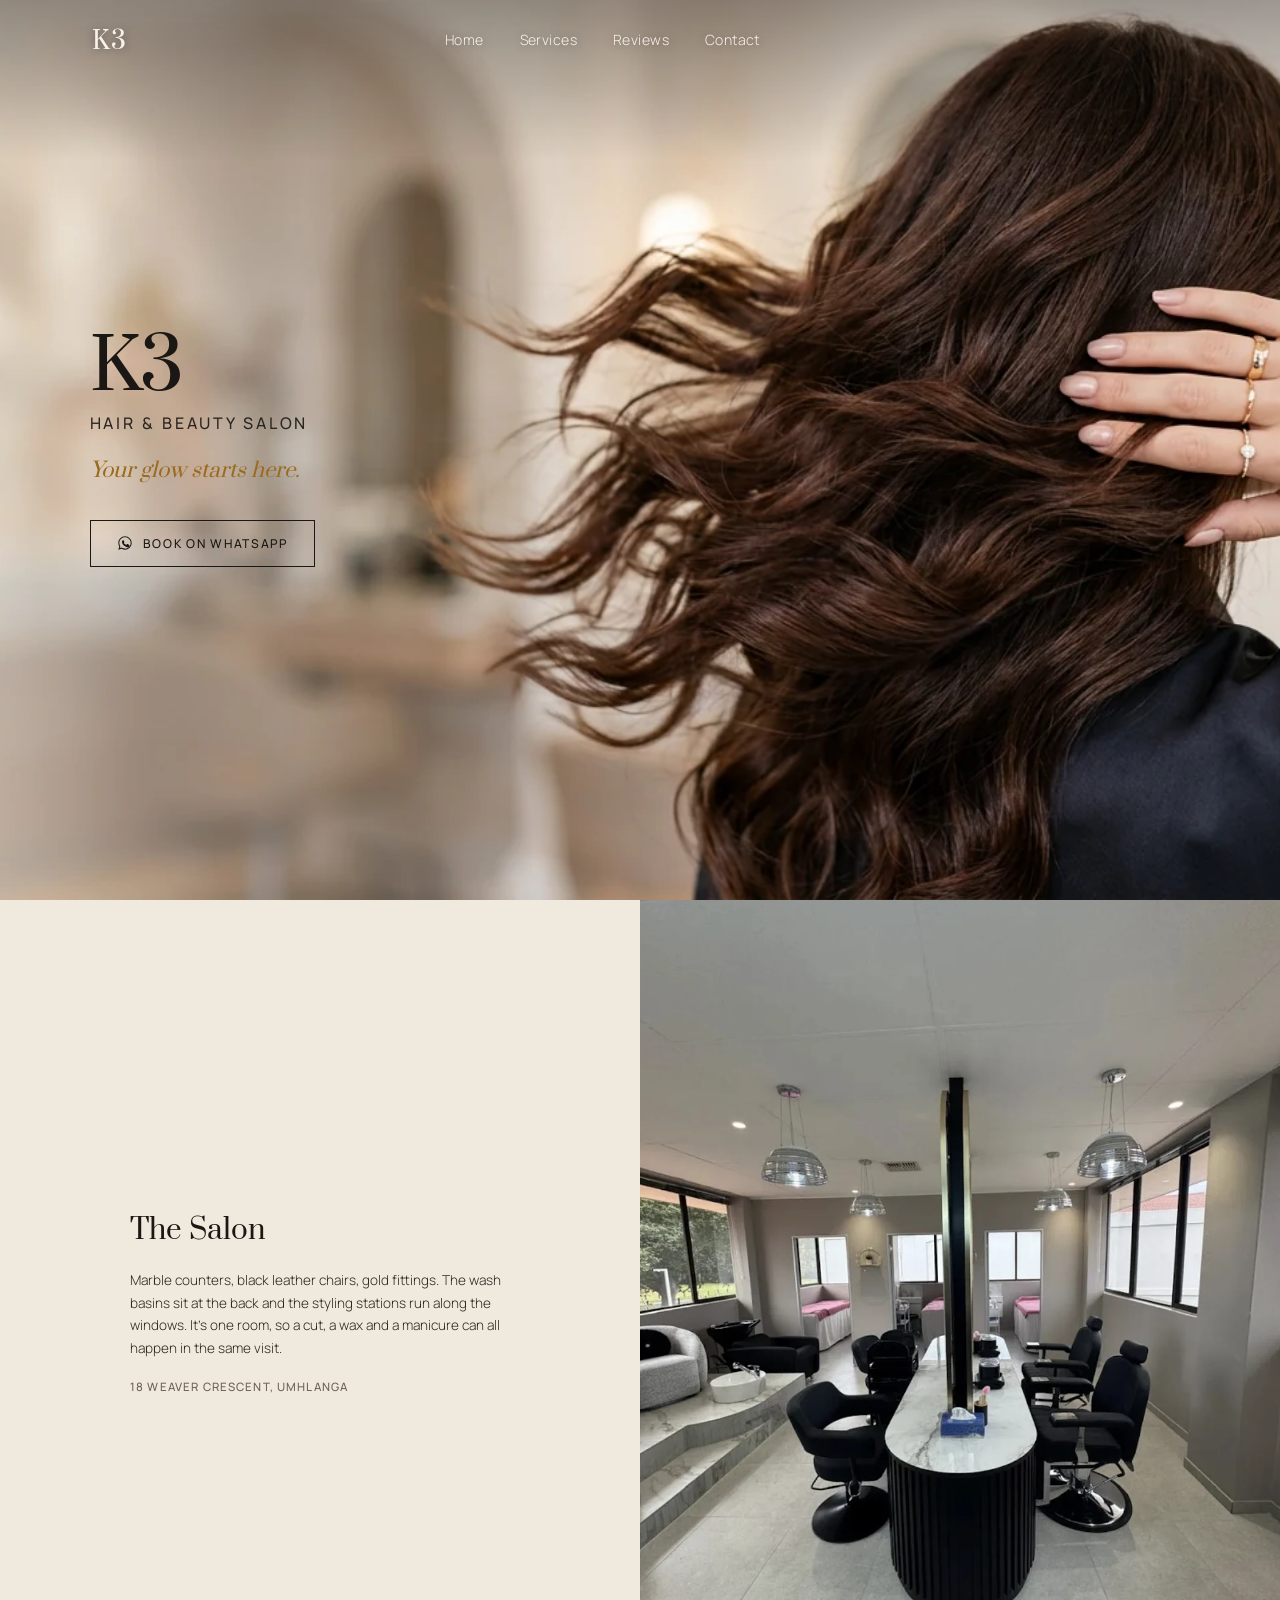
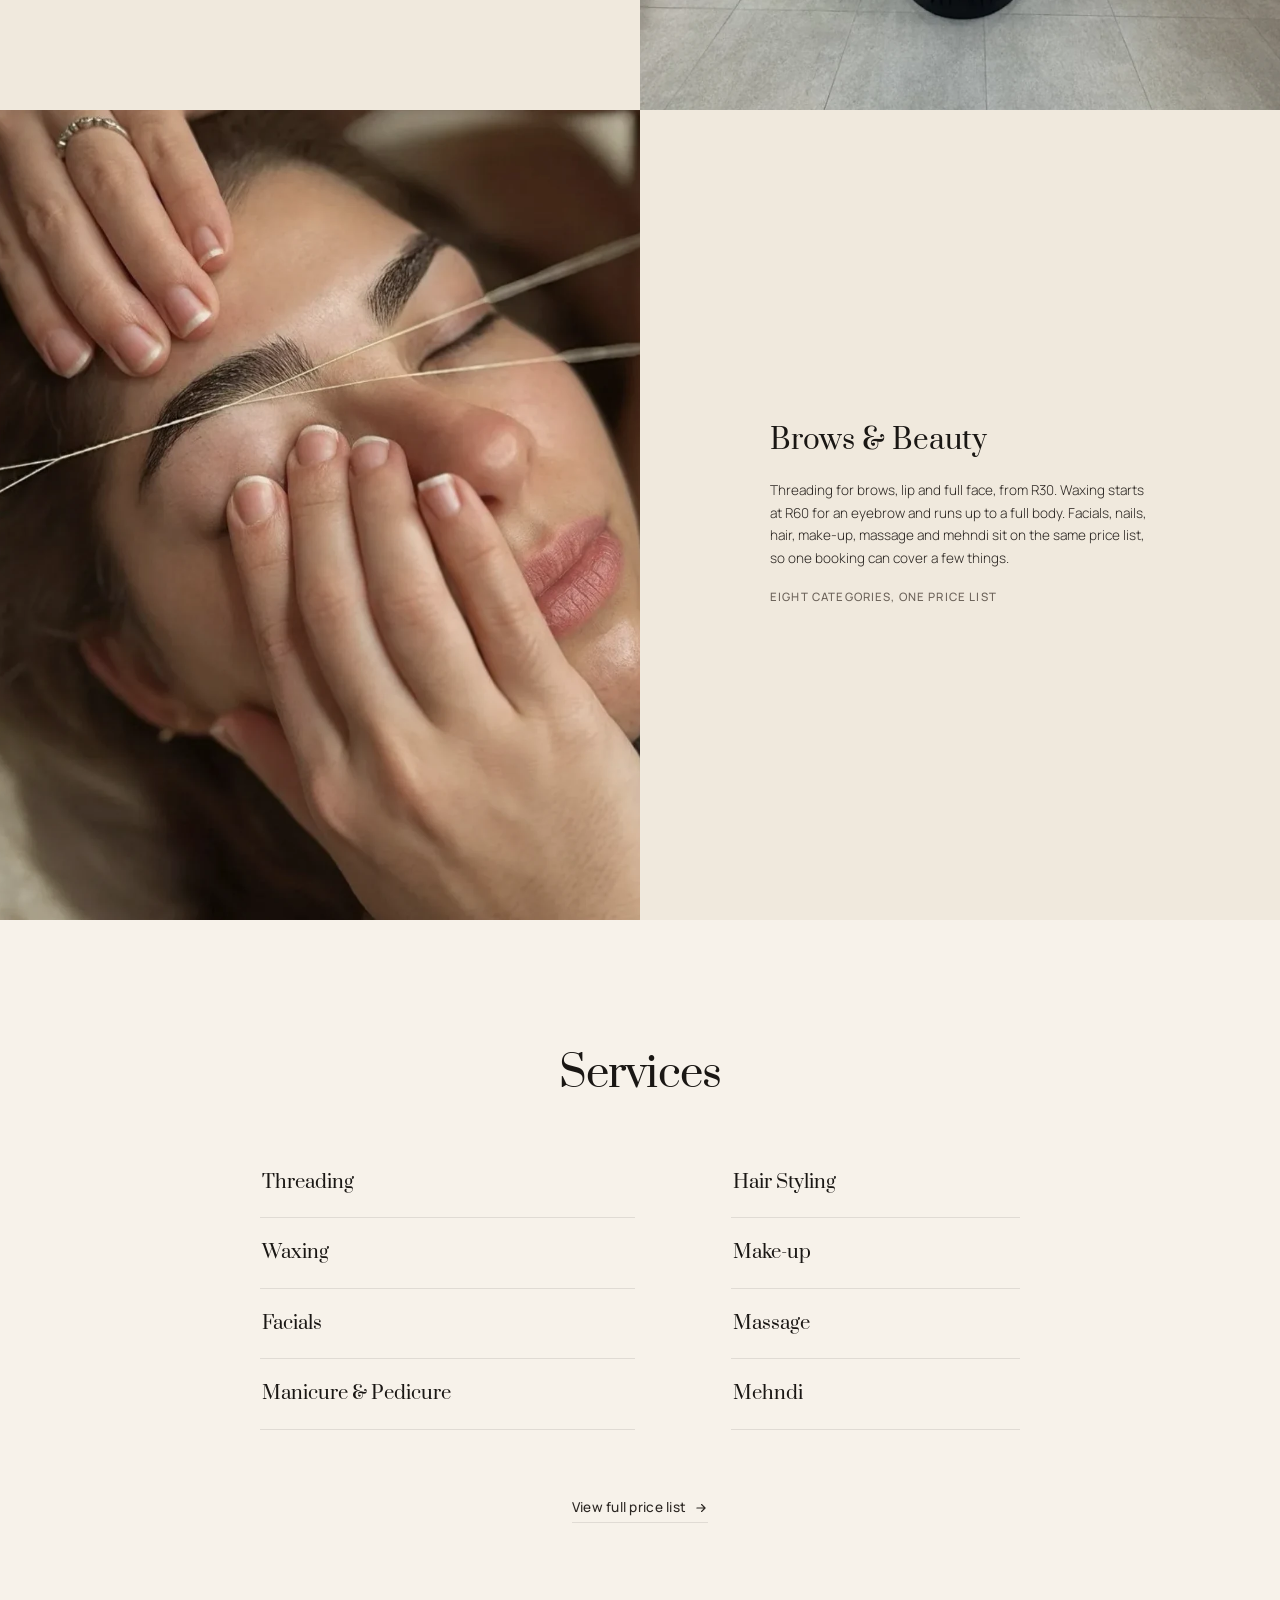
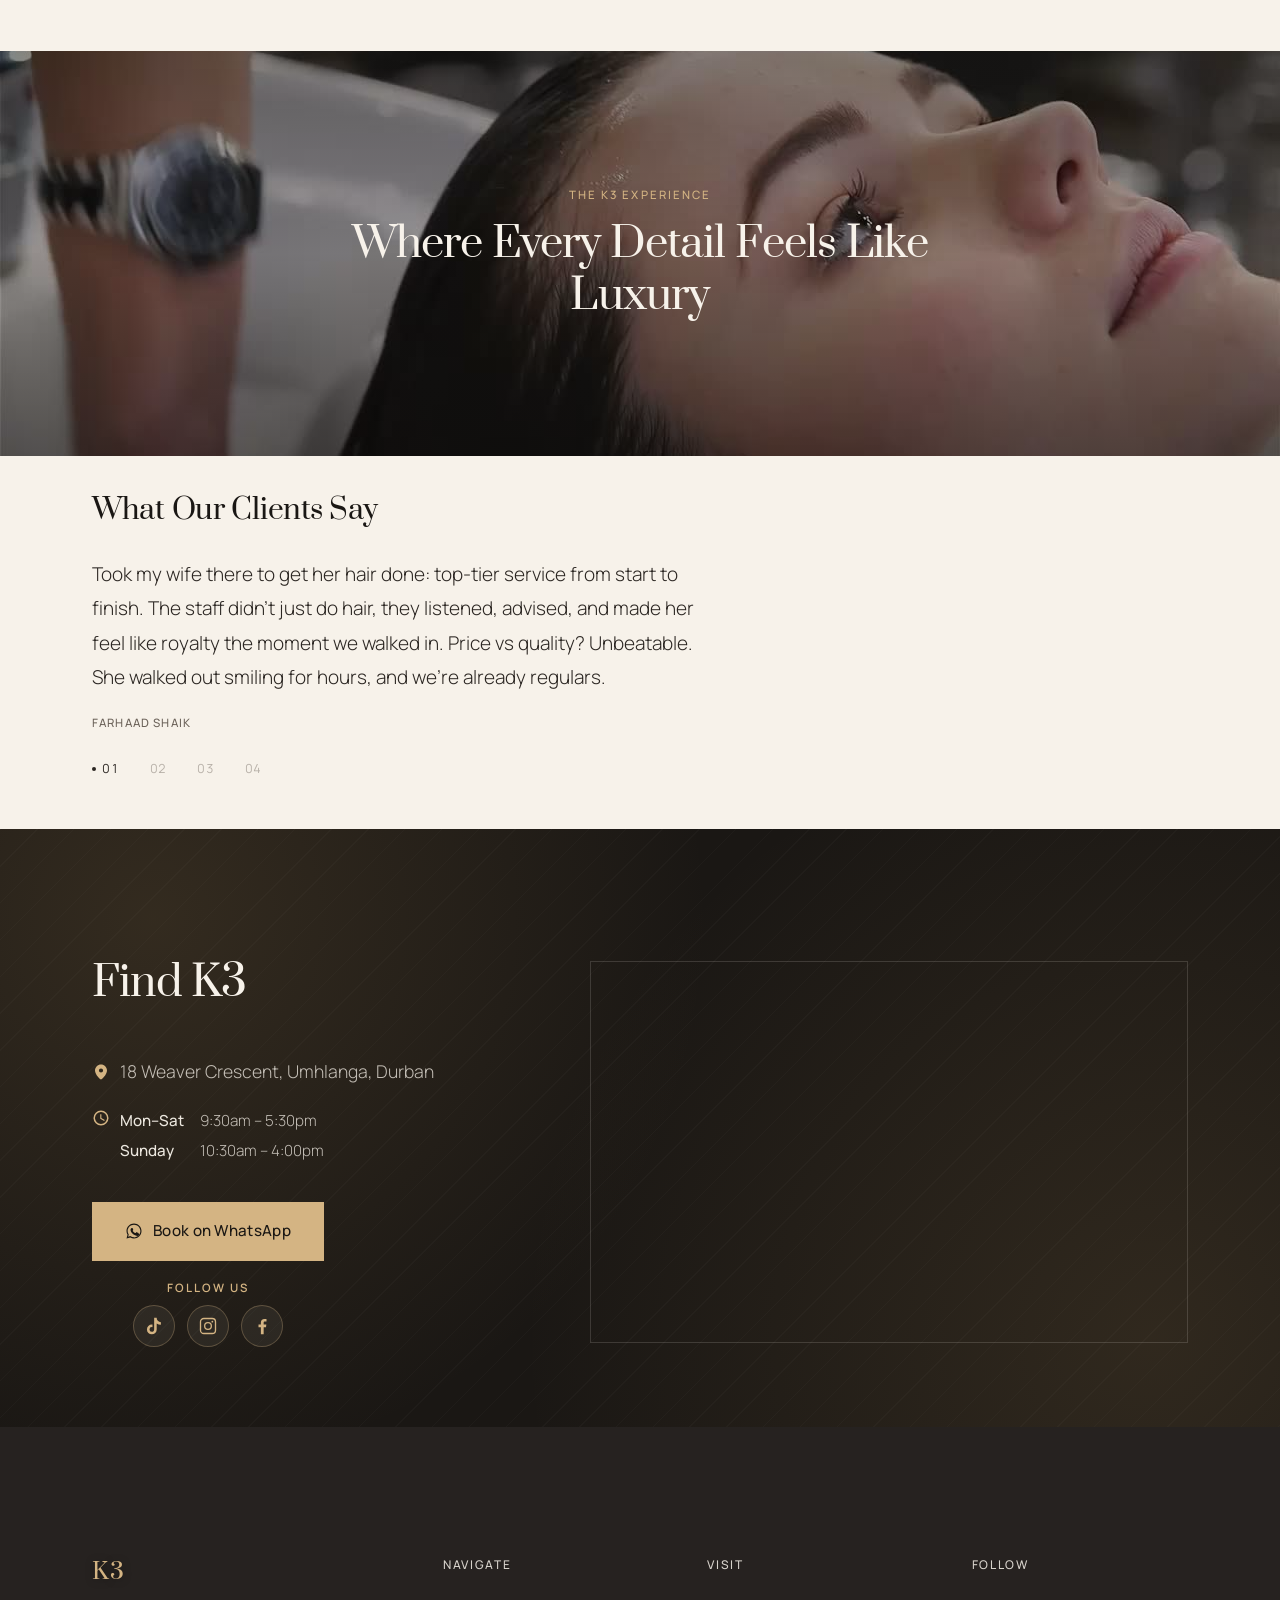
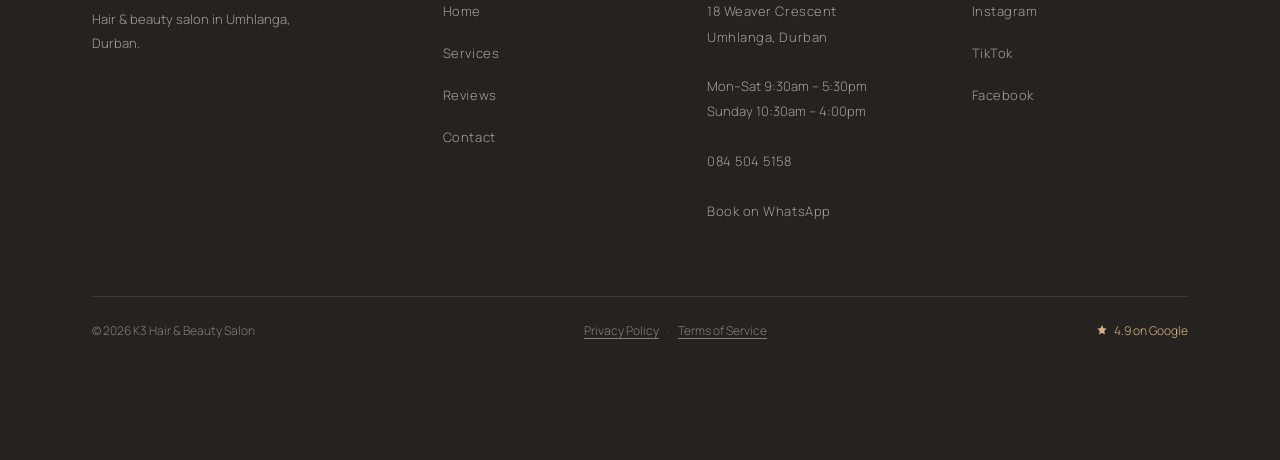
<file: index.html>
<!DOCTYPE html>
<html lang="en">
<head>
<meta charset="UTF-8">
<meta name="viewport" content="width=device-width, initial-scale=1.0">
<title>K3 Hair &amp; Beauty Salon | Umhlanga, Durban</title>
<meta name="description" content="K3 Hair &amp; Beauty Salon in Umhlanga, Durban. Threading, waxing, facials, nails, hair styling, make-up, massage and mehndi. Book on WhatsApp.">
<link rel="preconnect" href="https://fonts.googleapis.com">
<link rel="preconnect" href="https://fonts.gstatic.com" crossorigin>
<link href="https://fonts.googleapis.com/css2?family=Prata&family=Manrope:wght@300;400;500&display=swap" rel="stylesheet">
<link rel="stylesheet" href="style.css">
</head>
<body>

<header class="site-header" id="top">
  <div class="container header-inner">
    <a class="logo" href="index.html">K3</a>
    <nav class="nav" id="site-nav">
      <a href="#hero">Home</a>
      <a href="services.html">Services</a>
      <a href="#reviews">Reviews</a>
      <a href="#contact">Contact</a>
    </nav>
    <div class="header-actions">
      <a class="btn btn-small js-whatsapp-gate" href="https://wa.me/27845045158?text=Hi%20Cutting%20Edge%20Hair%20Design%2C%20I%27d%20like%20to%20book%20an%20appointment." target="_blank" rel="noopener">WhatsApp</a>
      <button class="nav-toggle" id="nav-toggle" aria-expanded="false" aria-controls="site-nav" aria-label="Toggle navigation menu">
        <span></span><span></span><span></span>
      </button>
    </div>
  </div>
</header>

<main>

  <!-- HERO -->
  <section class="hero" id="hero">
    <div class="hero-media" id="hero-media">
      <picture>
        <source srcset="images/hero-new.webp" type="image/webp">
        <img src="images/hero-new.jpg" alt="" role="presentation" width="1584" height="672" loading="eager" fetchpriority="high">
      </picture>
      <div class="hero-scrim"></div>
    </div>
    <div class="container">
      <div class="hero-inner">
        <h1 class="hero-mark reveal">
          <span class="hero-mark-k3">K3</span>
          <span class="hero-mark-name">Hair &amp; Beauty Salon</span>
        </h1>
        <p class="tagline reveal">Your glow starts here.</p>

        <a class="btn-hero reveal js-whatsapp-gate" href="https://wa.me/27845045158?text=Hi%20Cutting%20Edge%20Hair%20Design%2C%20I%27d%20like%20to%20book%20an%20appointment." target="_blank" rel="noopener">
          <svg viewBox="0 0 24 24" width="16" height="16" aria-hidden="true"><path fill="currentColor" d="M17.5 14.4c-.3-.1-1.6-.8-1.9-.9-.3-.1-.4-.1-.6.1-.2.3-.7.9-.8 1-.1.2-.3.2-.5.1-1.4-.7-2.3-1.2-3.3-2.7-.2-.4.2-.4.6-1.2.1-.2 0-.4 0-.5-.1-.1-.6-1.4-.8-1.9-.2-.5-.4-.4-.6-.4h-.5c-.2 0-.5.1-.7.3-.2.3-1 1-1 2.3 0 1.4 1 2.7 1.1 2.9.1.2 2 3.1 4.9 4.3.7.3 1.2.5 1.6.6.7.2 1.3.2 1.8.1.5-.1 1.6-.7 1.9-1.3.2-.6.2-1.1.2-1.3-.1-.1-.3-.2-.5-.3z"/><path fill="currentColor" d="M12 2C6.5 2 2 6.5 2 12c0 1.9.5 3.6 1.4 5.1L2 22l5.1-1.3c1.4.8 3.1 1.3 4.9 1.3 5.5 0 10-4.5 10-10S17.5 2 12 2zm0 18.2c-1.6 0-3.2-.4-4.5-1.2l-.3-.2-3 .8.8-2.9-.2-.3C4 15 3.5 13.5 3.5 12c0-4.7 3.8-8.5 8.5-8.5s8.5 3.8 8.5 8.5-3.8 8.5-8.5 8.5z"/></svg>
          Book on WhatsApp
        </a>
      </div>
    </div>
  </section>

  <!-- THE SPACE: ALTERNATING EDITORIAL BLOCKS -->
  <section id="the-space" class="section-alt">
    <div class="editorial-rows">

      <div class="editorial-row reveal">
        <div class="editorial-media">
          <picture>
            <source srcset="images/gallery-salon-interior.webp" type="image/webp">
            <img src="images/gallery-salon-interior.jpg" width="1050" height="1404" loading="lazy" alt="K3 Hair &amp; Beauty Salon interior with black leather styling chairs and marble counters">
          </picture>
        </div>
        <div class="editorial-copy">
          <h3>The Salon</h3>
          <p>Marble counters, black leather chairs, gold fittings. The wash basins sit at the back and the styling stations run along the windows. It's one room, so a cut, a wax and a manicure can all happen in the same visit.</p>
          <p class="editorial-descriptor">18 Weaver Crescent, Umhlanga</p>
        </div>
      </div>

      <div class="editorial-row reveal">
        <div class="editorial-media">
          <picture>
            <source srcset="images/gallery-threading.webp" type="image/webp">
            <img src="images/gallery-threading.jpg" width="1118" height="1398" loading="lazy" alt="Eyebrow threading treatment in progress at K3">
          </picture>
        </div>
        <div class="editorial-copy">
          <h3>Brows &amp; Beauty</h3>
          <p>Threading for brows, lip and full face, from R30. Waxing starts at R60 for an eyebrow and runs up to a full body. Facials, nails, hair, make-up, massage and mehndi sit on the same price list, so one booking can cover a few things.</p>
          <p class="editorial-descriptor">Eight categories, one price list</p>
        </div>
      </div>

    </div>
  </section>

  <!-- SERVICES -->
  <section id="services" class="section">
    <div class="container">
      <h2 class="section-title center reveal">Services</h2>

      <ul class="service-index reveal">
        <li><a href="services.html#threading">Threading</a></li>
        <li><a href="services.html#waxing">Waxing</a></li>
        <li><a href="services.html#facials">Facials</a></li>
        <li><a href="services.html#nails">Manicure &amp; Pedicure</a></li>
        <li><a href="services.html#hair">Hair Styling</a></li>
        <li><a href="services.html#makeup">Make-up</a></li>
        <li><a href="services.html#massage">Massage</a></li>
        <li><a href="services.html#mehndi">Mehndi</a></li>
      </ul>

      <div class="service-index-cta reveal">
        <a class="text-link" href="services.html">
          View full price list
          <svg viewBox="0 0 24 24" width="14" height="14" aria-hidden="true"><path fill="none" stroke="currentColor" stroke-width="2" stroke-linecap="round" stroke-linejoin="round" d="M5 12h13M13 6l6 6-6 6"/></svg>
        </a>
      </div>
    </div>
  </section>

  <!-- EXPERIENCE BAND -->
  <section id="reviews" class="experience-band">
    <!-- The poster also sits on .experience-band as a CSS background, so if
         autoplay is refused (iOS Low Power Mode, data saver) script.js can drop
         the element entirely rather than let Safari paint a play button across
         the heading. preload=auto because the clip is only 865KB and starting
         late was worse than fetching it up front. -->
    <video autoplay muted loop playsinline webkit-playsinline preload="auto"
           poster="images/experience-poster.jpg"
           width="1280" height="720"
           disablepictureinpicture
           aria-label="Hair wash treatment at the K3 basin">
      <source src="videos/spa-treatment.mp4" type="video/mp4">
    </video>
    <div class="experience-scrim"></div>
    <div class="container experience-inner reveal">
      <p class="experience-eyebrow">The K3 Experience</p>
      <h2 class="section-title">Where Every Detail Feels Like Luxury</h2>
    </div>
  </section>

  <!-- REVIEWS: ROTATING TESTIMONIAL -->
  <section id="testimonials" class="section">
    <div class="container">
      <h2 class="testimonial-heading reveal">What Our Clients Say</h2>

      <div class="testimonial reveal" tabindex="0" aria-roledescription="carousel" aria-label="Client testimonials">
        <div class="testimonial-track">

          <blockquote class="testimonial-slide is-active">
            <p>Took my wife there to get her hair done: top-tier service from start to finish. The staff didn&rsquo;t just do hair, they listened, advised, and made her feel like royalty the moment we walked in. Price vs quality? Unbeatable. She walked out smiling for hours, and we&rsquo;re already regulars.</p>
            <cite>Farhaad Shaik</cite>
          </blockquote>

          <blockquote class="testimonial-slide">
            <p>I&rsquo;m so happy I found this salon! They did an absolute perfect job on my mani and pedi. I also got some waxing and threading done, and the staff was so sweet and incredibly gentle. To top it off, I got a great haircut that looks amazing.</p>
            <cite>Aamina Saleh</cite>
          </blockquote>

          <blockquote class="testimonial-slide">
            <p>Amazing service, products are excellent. Friendly, kind staff, always make you feel at home.</p>
            <cite>Dianne Govender</cite>
          </blockquote>

          <blockquote class="testimonial-slide">
            <p>Amazing service. Reasonable prices. Great location. Safe parking. Cute Salon. One road away from beach and an easy walk if you are staying at one of the beach side resorts.</p>
            <cite>Ayesha Aboobaker</cite>
          </blockquote>

        </div>

        <div class="testimonial-nums" role="tablist" aria-label="Choose testimonial">
          <button class="testimonial-num is-active" type="button" role="tab" aria-selected="true" aria-label="Testimonial 1, Farhaad Shaik">01</button>
          <button class="testimonial-num" type="button" role="tab" aria-selected="false" aria-label="Testimonial 2, Aamina Saleh">02</button>
          <button class="testimonial-num" type="button" role="tab" aria-selected="false" aria-label="Testimonial 3, Dianne Govender">03</button>
          <button class="testimonial-num" type="button" role="tab" aria-selected="false" aria-label="Testimonial 4, Ayesha Aboobaker">04</button>
        </div>
      </div>
    </div>
  </section>

  <!-- CONTACT -->
  <section id="contact" class="section section-dark">
    <div class="contact-texture" aria-hidden="true"></div>
    <div class="container contact-grid reveal">
      <div class="contact-copy">
        <h2 class="section-title">Find K3</h2>
        <p class="contact-address">
          <svg viewBox="0 0 24 24" width="18" height="18" aria-hidden="true"><path fill="currentColor" d="M12 2C7.6 2 4 5.6 4 10c0 5.4 7 12 8 12s8-6.6 8-12c0-4.4-3.6-8-8-8zm0 10.8a2.8 2.8 0 1 1 0-5.6 2.8 2.8 0 0 1 0 5.6z"/></svg>
          18 Weaver Crescent, Umhlanga, Durban
        </p>

        <div class="contact-hours">
          <svg viewBox="0 0 24 24" width="18" height="18" aria-hidden="true"><path fill="currentColor" d="M12 2a10 10 0 1 0 0 20 10 10 0 0 0 0-20zm0 18a8 8 0 1 1 0-16 8 8 0 0 1 0 16zm.5-13H11v6l5.2 3.1.8-1.3-4.5-2.7V7z"/></svg>
          <dl>
            <div><dt>Mon&ndash;Sat</dt><dd>9:30am &ndash; 5:30pm</dd></div>
            <div><dt>Sunday</dt><dd>10:30am &ndash; 4:00pm</dd></div>
          </dl>
        </div>

        <div class="contact-cta">
          <a class="btn btn-primary js-whatsapp-gate" href="https://wa.me/27845045158?text=Hi%20Cutting%20Edge%20Hair%20Design%2C%20I%27d%20like%20to%20book%20an%20appointment." target="_blank" rel="noopener">
            <svg viewBox="0 0 24 24" width="18" height="18" aria-hidden="true"><path fill="currentColor" d="M17.5 14.4c-.3-.1-1.6-.8-1.9-.9-.3-.1-.4-.1-.6.1-.2.3-.7.9-.8 1-.1.2-.3.2-.5.1-1.4-.7-2.3-1.2-3.3-2.7-.2-.4.2-.4.6-1.2.1-.2 0-.4 0-.5-.1-.1-.6-1.4-.8-1.9-.2-.5-.4-.4-.6-.4h-.5c-.2 0-.5.1-.7.3-.2.3-1 1-1 2.3 0 1.4 1 2.7 1.1 2.9.1.2 2 3.1 4.9 4.3.7.3 1.2.5 1.6.6.7.2 1.3.2 1.8.1.5-.1 1.6-.7 1.9-1.3.2-.6.2-1.1.2-1.3-.1-.1-.3-.2-.5-.3z"/><path fill="currentColor" d="M12 2C6.5 2 2 6.5 2 12c0 1.9.5 3.6 1.4 5.1L2 22l5.1-1.3c1.4.8 3.1 1.3 4.9 1.3 5.5 0 10-4.5 10-10S17.5 2 12 2zm0 18.2c-1.6 0-3.2-.4-4.5-1.2l-.3-.2-3 .8.8-2.9-.2-.3C4 15 3.5 13.5 3.5 12c0-4.7 3.8-8.5 8.5-8.5s8.5 3.8 8.5 8.5-3.8 8.5-8.5 8.5z"/></svg>
            Book on WhatsApp
          </a>

          <div class="follow-us">
            <span class="follow-us-label">Follow Us</span>
            <div class="social-links">
              <a class="social-icon" href="https://www.tiktok.com/@k3_hairnbeauty_salon" target="_blank" rel="noopener" aria-label="K3 Hair & Beauty Salon on TikTok">
                <svg viewBox="0 0 24 24" width="20" height="20" aria-hidden="true"><path fill="currentColor" d="M16.6 5.82c-.9-.98-1.4-2.26-1.4-3.62h-3.02v13.9c0 1.55-1.26 2.8-2.8 2.8a2.8 2.8 0 0 1-2.8-2.8 2.8 2.8 0 0 1 2.8-2.8c.28 0 .55.04.8.12V10.3a5.94 5.94 0 0 0-.8-.06 5.86 5.86 0 0 0-5.86 5.86A5.86 5.86 0 0 0 9.38 22a5.86 5.86 0 0 0 5.86-5.86V9.01a8.6 8.6 0 0 0 5.02 1.61V7.6a5.6 5.6 0 0 1-3.66-1.78z"/></svg>
              </a>
              <a class="social-icon" href="https://www.instagram.com/k3_hairandbeauty_salon/" target="_blank" rel="noopener" aria-label="K3 Hair & Beauty Salon on Instagram">
                <svg viewBox="0 0 24 24" width="20" height="20" aria-hidden="true"><path fill="none" stroke="currentColor" stroke-width="1.6" d="M7 3h10a4 4 0 0 1 4 4v10a4 4 0 0 1-4 4H7a4 4 0 0 1-4-4V7a4 4 0 0 1 4-4z"/><circle cx="12" cy="12" r="4" fill="none" stroke="currentColor" stroke-width="1.6"/><circle cx="17.2" cy="6.8" r="1.1" fill="currentColor"/></svg>
              </a>
              <a class="social-icon" href="https://www.facebook.com/p/K3-Hair-Beauty-Salon-61587516905986/" target="_blank" rel="noopener" aria-label="K3 Hair & Beauty Salon on Facebook">
                <svg viewBox="0 0 24 24" width="20" height="20" aria-hidden="true"><path fill="currentColor" d="M14 22v-8.4h2.8l.4-3.3H14V8.2c0-.96.27-1.6 1.64-1.6h1.75V3.66C17.08 3.6 16.05 3.5 14.85 3.5c-2.5 0-4.2 1.53-4.2 4.34v2.46H7.8v3.3h2.85V22h3.35z"/></svg>
              </a>
            </div>
          </div>
        </div>
      </div>

      <div class="map-wrap">
        <iframe
          title="K3 Hair & Beauty Salon location map"
          src="https://www.google.com/maps?q=18+Weaver+Crescent,+Umhlanga,+Durban&output=embed"
          loading="lazy"
          referrerpolicy="no-referrer-when-downgrade">
        </iframe>
      </div>
    </div>
  </section>

</main>

<a class="mobile-cta js-whatsapp-gate" href="https://wa.me/27845045158?text=Hi%20Cutting%20Edge%20Hair%20Design%2C%20I%27d%20like%20to%20book%20an%20appointment." target="_blank" rel="noopener" aria-label="Book on WhatsApp">
  <svg viewBox="0 0 24 24" width="20" height="20" aria-hidden="true"><path fill="currentColor" d="M17.5 14.4c-.3-.1-1.6-.8-1.9-.9-.3-.1-.4-.1-.6.1-.2.3-.7.9-.8 1-.1.2-.3.2-.5.1-1.4-.7-2.3-1.2-3.3-2.7-.2-.4.2-.4.6-1.2.1-.2 0-.4 0-.5-.1-.1-.6-1.4-.8-1.9-.2-.5-.4-.4-.6-.4h-.5c-.2 0-.5.1-.7.3-.2.3-1 1-1 2.3 0 1.4 1 2.7 1.1 2.9.1.2 2 3.1 4.9 4.3.7.3 1.2.5 1.6.6.7.2 1.3.2 1.8.1.5-.1 1.6-.7 1.9-1.3.2-.6.2-1.1.2-1.3-.1-.1-.3-.2-.5-.3z"/><path fill="currentColor" d="M12 2C6.5 2 2 6.5 2 12c0 1.9.5 3.6 1.4 5.1L2 22l5.1-1.3c1.4.8 3.1 1.3 4.9 1.3 5.5 0 10-4.5 10-10S17.5 2 12 2zm0 18.2c-1.6 0-3.2-.4-4.5-1.2l-.3-.2-3 .8.8-2.9-.2-.3C4 15 3.5 13.5 3.5 12c0-4.7 3.8-8.5 8.5-8.5s8.5 3.8 8.5 8.5-3.8 8.5-8.5 8.5z"/></svg>
  <span>Book on WhatsApp</span>
</a>

<a id="cart-badge" class="cart-badge" href="services.html" hidden>
  <span class="cart-badge-meta"><span id="cart-badge-count"></span> selected &middot; <span id="cart-badge-total" class="cart-badge-total"></span></span>
  <span class="cart-badge-cta">View cart</span>
</a>

<!-- WHATSAPP GATE: offered when a generic WhatsApp button is pressed with an empty cart -->
<div id="whatsapp-gate-modal" class="modal whatsapp-gate" hidden>
  <div class="modal-backdrop" data-gate-close></div>
  <div class="modal-panel whatsapp-gate-panel" role="dialog" aria-modal="true" aria-labelledby="whatsapp-gate-title">
    <button type="button" class="modal-close" data-gate-close aria-label="Close">
      <svg viewBox="0 0 24 24" width="18" height="18" aria-hidden="true"><path fill="none" stroke="currentColor" stroke-width="2" stroke-linecap="round" d="M6 6l12 12M18 6L6 18"/></svg>
    </button>
    <h2 id="whatsapp-gate-title">Before you go</h2>
    <p class="whatsapp-gate-copy">Choosing your services first means we know exactly what you're booking and what it costs, or you're welcome to just message us directly.</p>
    <div class="whatsapp-gate-actions">
      <button type="button" class="btn btn-primary whatsapp-gate-choose" id="whatsapp-gate-choose">
        Choose services &amp; book
        <span class="whatsapp-gate-tag">Recommended</span>
      </button>
      <button type="button" class="whatsapp-gate-skip" id="whatsapp-gate-skip">Go straight to WhatsApp</button>
    </div>
  </div>
</div>

<footer class="site-footer">
  <div class="container footer-grid">

    <div class="footer-col footer-brand">
      <span class="logo">K3</span>
      <p>Hair &amp; beauty salon in Umhlanga, Durban.</p>
    </div>

    <div class="footer-col">
      <h3>Navigate</h3>
      <ul>
        <li><a href="#hero">Home</a></li>
        <li><a href="services.html">Services</a></li>
        <li><a href="#reviews">Reviews</a></li>
        <li><a href="#contact">Contact</a></li>
      </ul>
    </div>

    <div class="footer-col">
      <h3>Visit</h3>
      <p><a href="https://www.google.com/maps/search/?api=1&query=18+Weaver+Crescent,+Umhlanga,+Durban" target="_blank" rel="noopener">18 Weaver Crescent<br>Umhlanga, Durban</a></p>
      <p>Mon&ndash;Sat 9:30am &ndash; 5:30pm<br>Sunday 10:30am &ndash; 4:00pm</p>
      <p><a href="tel:+27845045158">084 504 5158</a></p>
      <p><a class="js-whatsapp-gate" href="https://wa.me/27845045158?text=Hi%20Cutting%20Edge%20Hair%20Design%2C%20I%27d%20like%20to%20book%20an%20appointment." target="_blank" rel="noopener">Book on WhatsApp</a></p>
    </div>

    <div class="footer-col">
      <h3>Follow</h3>
      <ul>
        <li><a href="https://www.instagram.com/k3_hairandbeauty_salon/" target="_blank" rel="noopener">Instagram</a></li>
        <li><a href="https://www.tiktok.com/@k3_hairnbeauty_salon" target="_blank" rel="noopener">TikTok</a></li>
        <li><a href="https://www.facebook.com/p/K3-Hair-Beauty-Salon-61587516905986/" target="_blank" rel="noopener">Facebook</a></li>
      </ul>
    </div>

    <div class="footer-bottom">
      <p>&copy; <span id="year">2026</span> K3 Hair &amp; Beauty Salon</p>
      <p class="footer-legal">
        <a href="privacy-policy.html">Privacy Policy</a><span class="divider" aria-hidden="true">&middot;</span><a href="terms.html">Terms of Service</a>
      </p>
      <p class="footer-rating">
        <svg viewBox="0 0 24 24" width="12" height="12" aria-hidden="true"><path fill="currentColor" d="M12 2l2.9 6.26L21.5 9l-4.9 4.36L17.8 21 12 17.27 6.2 21l1.2-7.64L2.5 9l6.6-.74L12 2z"/></svg>
        4.9 on Google
      </p>
    </div>

  </div>
</footer>

<script src="script.js"></script>
</body>
</html>
</file>
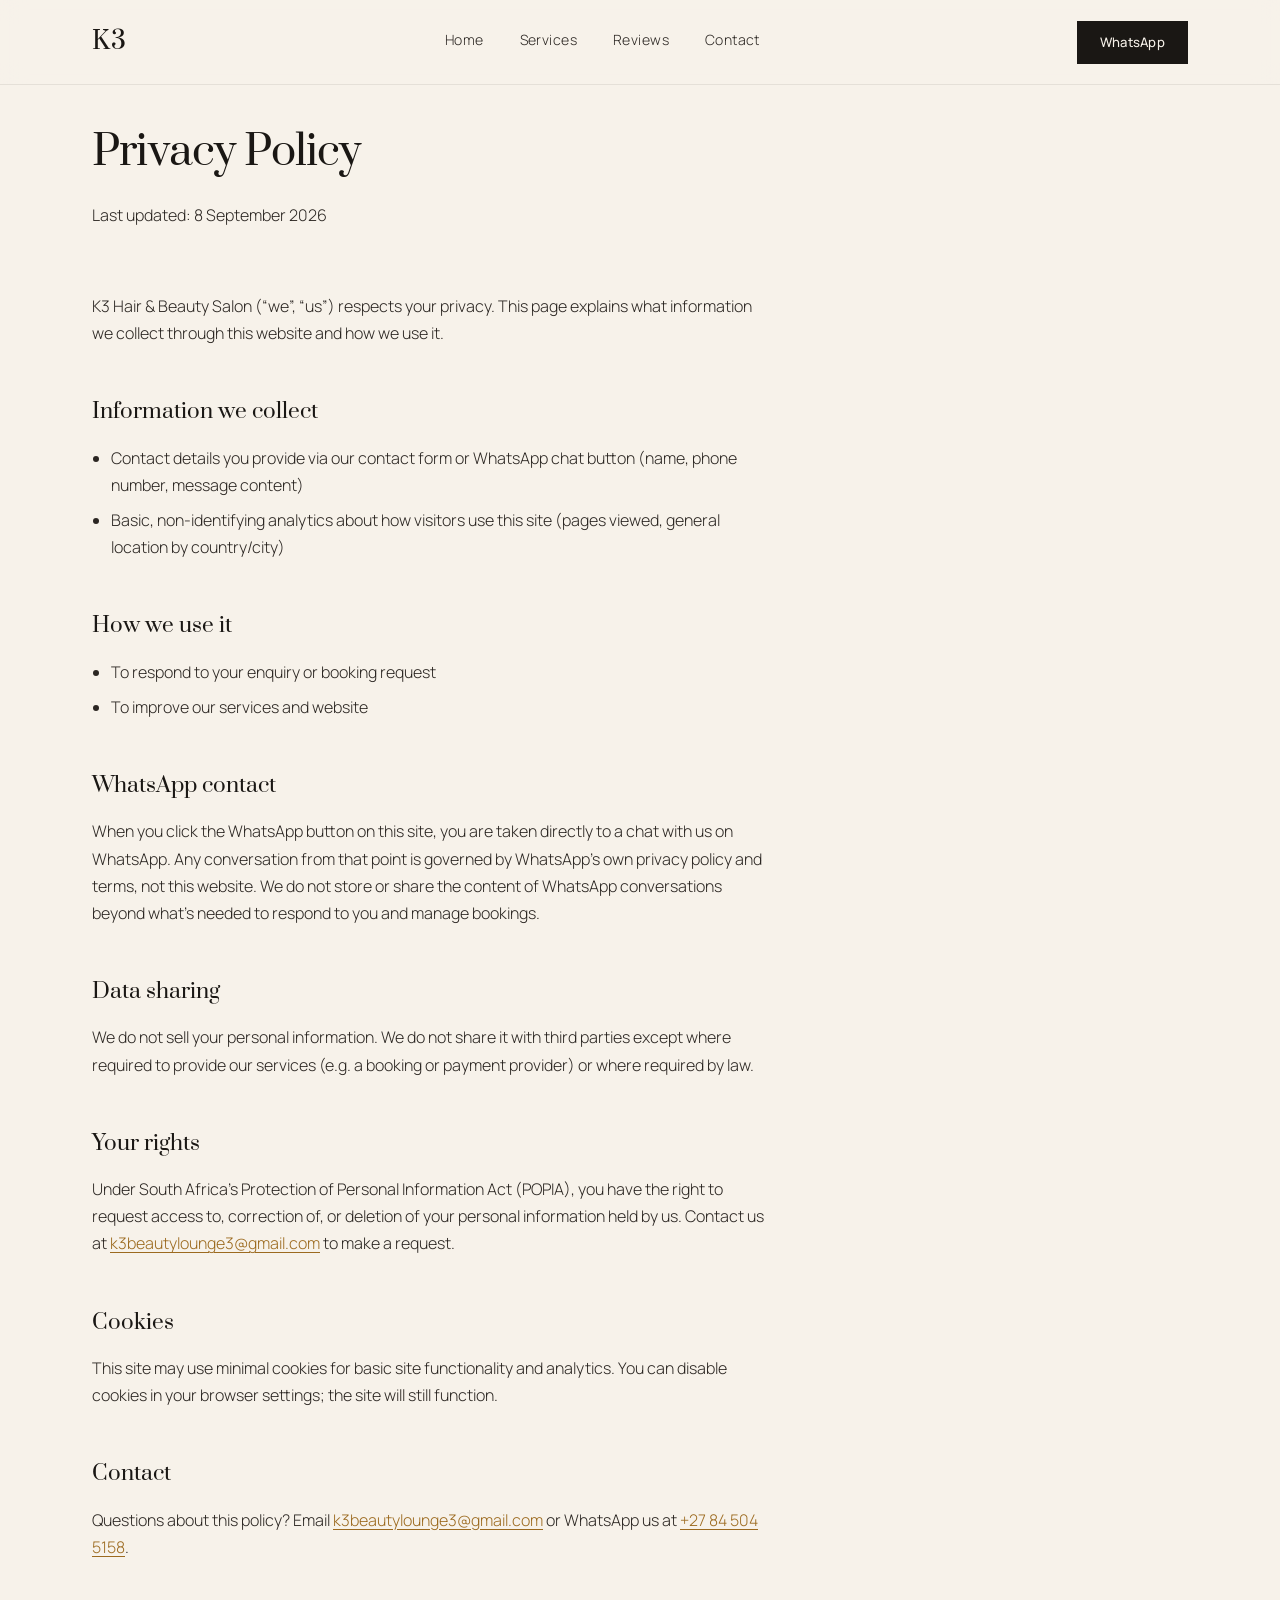
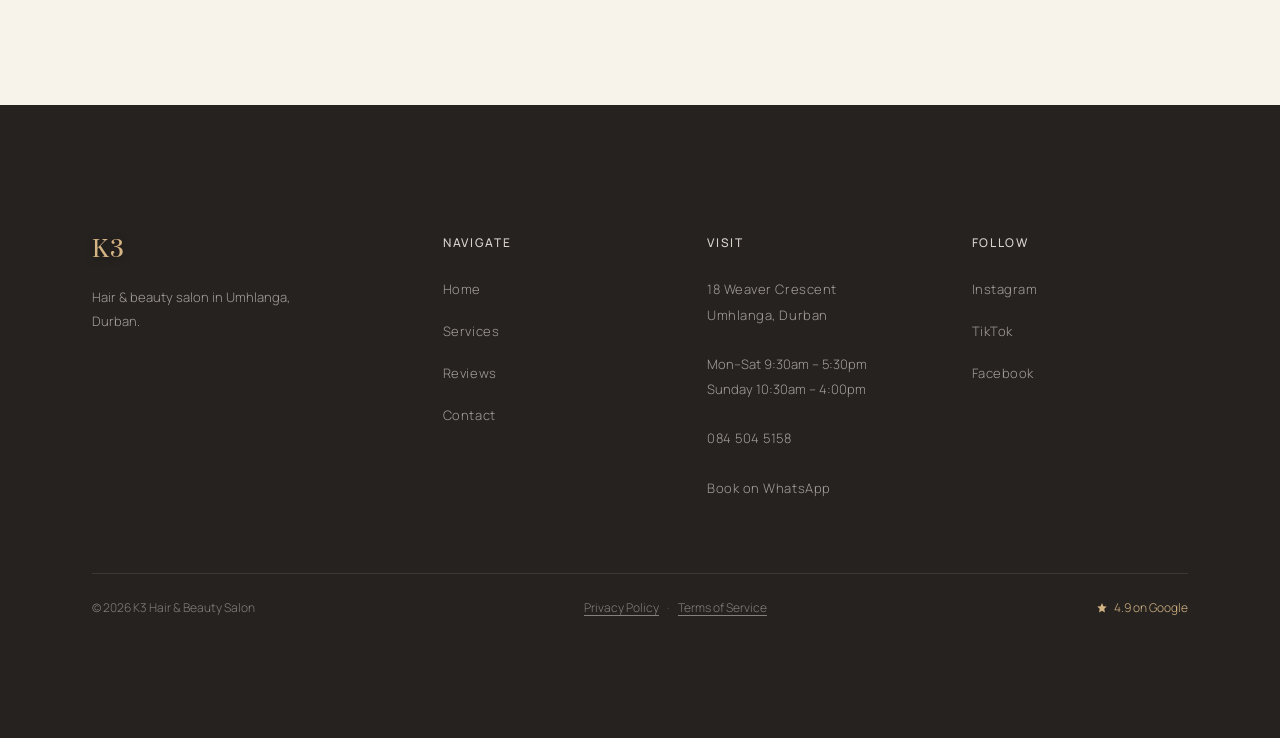
<file: privacy-policy.html>
<!DOCTYPE html>
<html lang="en">
<head>
<meta charset="UTF-8">
<meta name="viewport" content="width=device-width, initial-scale=1.0">
<title>Privacy Policy | K3 Hair &amp; Beauty Salon, Umhlanga</title>
<meta name="description" content="Privacy policy for K3 Hair &amp; Beauty Salon in Umhlanga, Durban &mdash; what information we collect and how we use it, including WhatsApp contact.">
<link rel="preconnect" href="https://fonts.googleapis.com">
<link rel="preconnect" href="https://fonts.gstatic.com" crossorigin>
<link href="https://fonts.googleapis.com/css2?family=Prata&family=Manrope:wght@300;400;500&display=swap" rel="stylesheet">
<link rel="stylesheet" href="style.css">
</head>
<body>

<header class="site-header is-scrolled" id="top">
  <div class="container header-inner">
    <a class="logo" href="index.html">K3</a>
    <nav class="nav" id="site-nav">
      <a href="index.html#hero">Home</a>
      <a href="services.html">Services</a>
      <a href="index.html#reviews">Reviews</a>
      <a href="index.html#contact">Contact</a>
    </nav>
    <div class="header-actions">
      <a class="btn btn-small js-whatsapp-gate" href="https://wa.me/27845045158?text=Hi%20Cutting%20Edge%20Hair%20Design%2C%20I%27d%20like%20to%20book%20an%20appointment." target="_blank" rel="noopener">WhatsApp</a>
      <button class="nav-toggle" id="nav-toggle" aria-expanded="false" aria-controls="site-nav" aria-label="Toggle navigation menu">
        <span></span><span></span><span></span>
      </button>
    </div>
  </div>
</header>

<main>

  <section class="section page-head">
    <div class="container">
      <h1 class="page-title reveal">Privacy Policy</h1>
      <p class="page-intro reveal">Last updated: 8 September 2026</p>
    </div>
  </section>

  <section class="section legal-section">
    <div class="container">
      <div class="legal-content reveal">

        <p>K3 Hair &amp; Beauty Salon (&ldquo;we&rdquo;, &ldquo;us&rdquo;) respects your privacy. This page explains what information we collect through this website and how we use it.</p>

        <h2>Information we collect</h2>
        <ul>
          <li>Contact details you provide via our contact form or WhatsApp chat button (name, phone number, message content)</li>
          <li>Basic, non-identifying analytics about how visitors use this site (pages viewed, general location by country/city)</li>
        </ul>

        <h2>How we use it</h2>
        <ul>
          <li>To respond to your enquiry or booking request</li>
          <li>To improve our services and website</li>
        </ul>

        <h2>WhatsApp contact</h2>
        <p>When you click the WhatsApp button on this site, you are taken directly to a chat with us on WhatsApp. Any conversation from that point is governed by WhatsApp's own privacy policy and terms, not this website. We do not store or share the content of WhatsApp conversations beyond what's needed to respond to you and manage bookings.</p>

        <h2>Data sharing</h2>
        <p>We do not sell your personal information. We do not share it with third parties except where required to provide our services (e.g. a booking or payment provider) or where required by law.</p>

        <h2>Your rights</h2>
        <p>Under South Africa's Protection of Personal Information Act (POPIA), you have the right to request access to, correction of, or deletion of your personal information held by us. Contact us at <a href="mailto:k3beautylounge3@gmail.com">k3beautylounge3@gmail.com</a> to make a request.</p>

        <h2>Cookies</h2>
        <p>This site may use minimal cookies for basic site functionality and analytics. You can disable cookies in your browser settings; the site will still function.</p>

        <h2>Contact</h2>
        <p>Questions about this policy? Email <a href="mailto:k3beautylounge3@gmail.com">k3beautylounge3@gmail.com</a> or WhatsApp us at <a class="js-whatsapp-gate" href="https://wa.me/27845045158?text=Hi%20Cutting%20Edge%20Hair%20Design%2C%20I%27d%20like%20to%20book%20an%20appointment." target="_blank" rel="noopener">+27 84 504 5158</a>.</p>

      </div>
    </div>
  </section>

</main>

<a class="mobile-cta js-whatsapp-gate" id="mobile-cta" href="https://wa.me/27845045158?text=Hi%20Cutting%20Edge%20Hair%20Design%2C%20I%27d%20like%20to%20book%20an%20appointment." target="_blank" rel="noopener" aria-label="Book on WhatsApp">
  <svg viewBox="0 0 24 24" width="20" height="20" aria-hidden="true"><path fill="currentColor" d="M17.5 14.4c-.3-.1-1.6-.8-1.9-.9-.3-.1-.4-.1-.6.1-.2.3-.7.9-.8 1-.1.2-.3.2-.5.1-1.4-.7-2.3-1.2-3.3-2.7-.2-.4.2-.4.6-1.2.1-.2 0-.4 0-.5-.1-.1-.6-1.4-.8-1.9-.2-.5-.4-.4-.6-.4h-.5c-.2 0-.5.1-.7.3-.2.3-1 1-1 2.3 0 1.4 1 2.7 1.1 2.9.1.2 2 3.1 4.9 4.3.7.3 1.2.5 1.6.6.7.2 1.3.2 1.8.1.5-.1 1.6-.7 1.9-1.3.2-.6.2-1.1.2-1.3-.1-.1-.3-.2-.5-.3z"/><path fill="currentColor" d="M12 2C6.5 2 2 6.5 2 12c0 1.9.5 3.6 1.4 5.1L2 22l5.1-1.3c1.4.8 3.1 1.3 4.9 1.3 5.5 0 10-4.5 10-10S17.5 2 12 2zm0 18.2c-1.6 0-3.2-.4-4.5-1.2l-.3-.2-3 .8.8-2.9-.2-.3C4 15 3.5 13.5 3.5 12c0-4.7 3.8-8.5 8.5-8.5s8.5 3.8 8.5 8.5-3.8 8.5-8.5 8.5z"/></svg>
  <span>Book on WhatsApp</span>
</a>

<!-- WHATSAPP GATE: offered when a generic WhatsApp button is pressed with an empty cart -->
<div id="whatsapp-gate-modal" class="modal whatsapp-gate" hidden>
  <div class="modal-backdrop" data-gate-close></div>
  <div class="modal-panel whatsapp-gate-panel" role="dialog" aria-modal="true" aria-labelledby="whatsapp-gate-title">
    <button type="button" class="modal-close" data-gate-close aria-label="Close">
      <svg viewBox="0 0 24 24" width="18" height="18" aria-hidden="true"><path fill="none" stroke="currentColor" stroke-width="2" stroke-linecap="round" d="M6 6l12 12M18 6L6 18"/></svg>
    </button>
    <h2 id="whatsapp-gate-title">Before you go</h2>
    <p class="whatsapp-gate-copy">Choosing your services first means we know exactly what you're booking and what it costs, or you're welcome to just message us directly.</p>
    <div class="whatsapp-gate-actions">
      <button type="button" class="btn btn-primary whatsapp-gate-choose" id="whatsapp-gate-choose">
        Choose services &amp; book
        <span class="whatsapp-gate-tag">Recommended</span>
      </button>
      <button type="button" class="whatsapp-gate-skip" id="whatsapp-gate-skip">Go straight to WhatsApp</button>
    </div>
  </div>
</div>

<footer class="site-footer">
  <div class="container footer-grid">

    <div class="footer-col footer-brand">
      <span class="logo">K3</span>
      <p>Hair &amp; beauty salon in Umhlanga, Durban.</p>
    </div>

    <div class="footer-col">
      <h3>Navigate</h3>
      <ul>
        <li><a href="index.html#hero">Home</a></li>
        <li><a href="services.html">Services</a></li>
        <li><a href="index.html#reviews">Reviews</a></li>
        <li><a href="index.html#contact">Contact</a></li>
      </ul>
    </div>

    <div class="footer-col">
      <h3>Visit</h3>
      <p><a href="https://www.google.com/maps/search/?api=1&query=18+Weaver+Crescent,+Umhlanga,+Durban" target="_blank" rel="noopener">18 Weaver Crescent<br>Umhlanga, Durban</a></p>
      <p>Mon&ndash;Sat 9:30am &ndash; 5:30pm<br>Sunday 10:30am &ndash; 4:00pm</p>
      <p><a href="tel:+27845045158">084 504 5158</a></p>
      <p><a class="js-whatsapp-gate" href="https://wa.me/27845045158?text=Hi%20Cutting%20Edge%20Hair%20Design%2C%20I%27d%20like%20to%20book%20an%20appointment." target="_blank" rel="noopener">Book on WhatsApp</a></p>
    </div>

    <div class="footer-col">
      <h3>Follow</h3>
      <ul>
        <li><a href="https://www.instagram.com/k3_hairandbeauty_salon/" target="_blank" rel="noopener">Instagram</a></li>
        <li><a href="https://www.tiktok.com/@k3_hairnbeauty_salon" target="_blank" rel="noopener">TikTok</a></li>
        <li><a href="https://www.facebook.com/p/K3-Hair-Beauty-Salon-61587516905986/" target="_blank" rel="noopener">Facebook</a></li>
      </ul>
    </div>

    <div class="footer-bottom">
      <p>&copy; <span id="year">2026</span> K3 Hair &amp; Beauty Salon</p>
      <p class="footer-legal">
        <a href="privacy-policy.html" aria-current="page">Privacy Policy</a><span class="divider" aria-hidden="true">&middot;</span><a href="terms.html">Terms of Service</a>
      </p>
      <p class="footer-rating">
        <svg viewBox="0 0 24 24" width="12" height="12" aria-hidden="true"><path fill="currentColor" d="M12 2l2.9 6.26L21.5 9l-4.9 4.36L17.8 21 12 17.27 6.2 21l1.2-7.64L2.5 9l6.6-.74L12 2z"/></svg>
        4.9 on Google
      </p>
    </div>

  </div>
</footer>

<script src="script.js"></script>
</body>
</html>
</file>
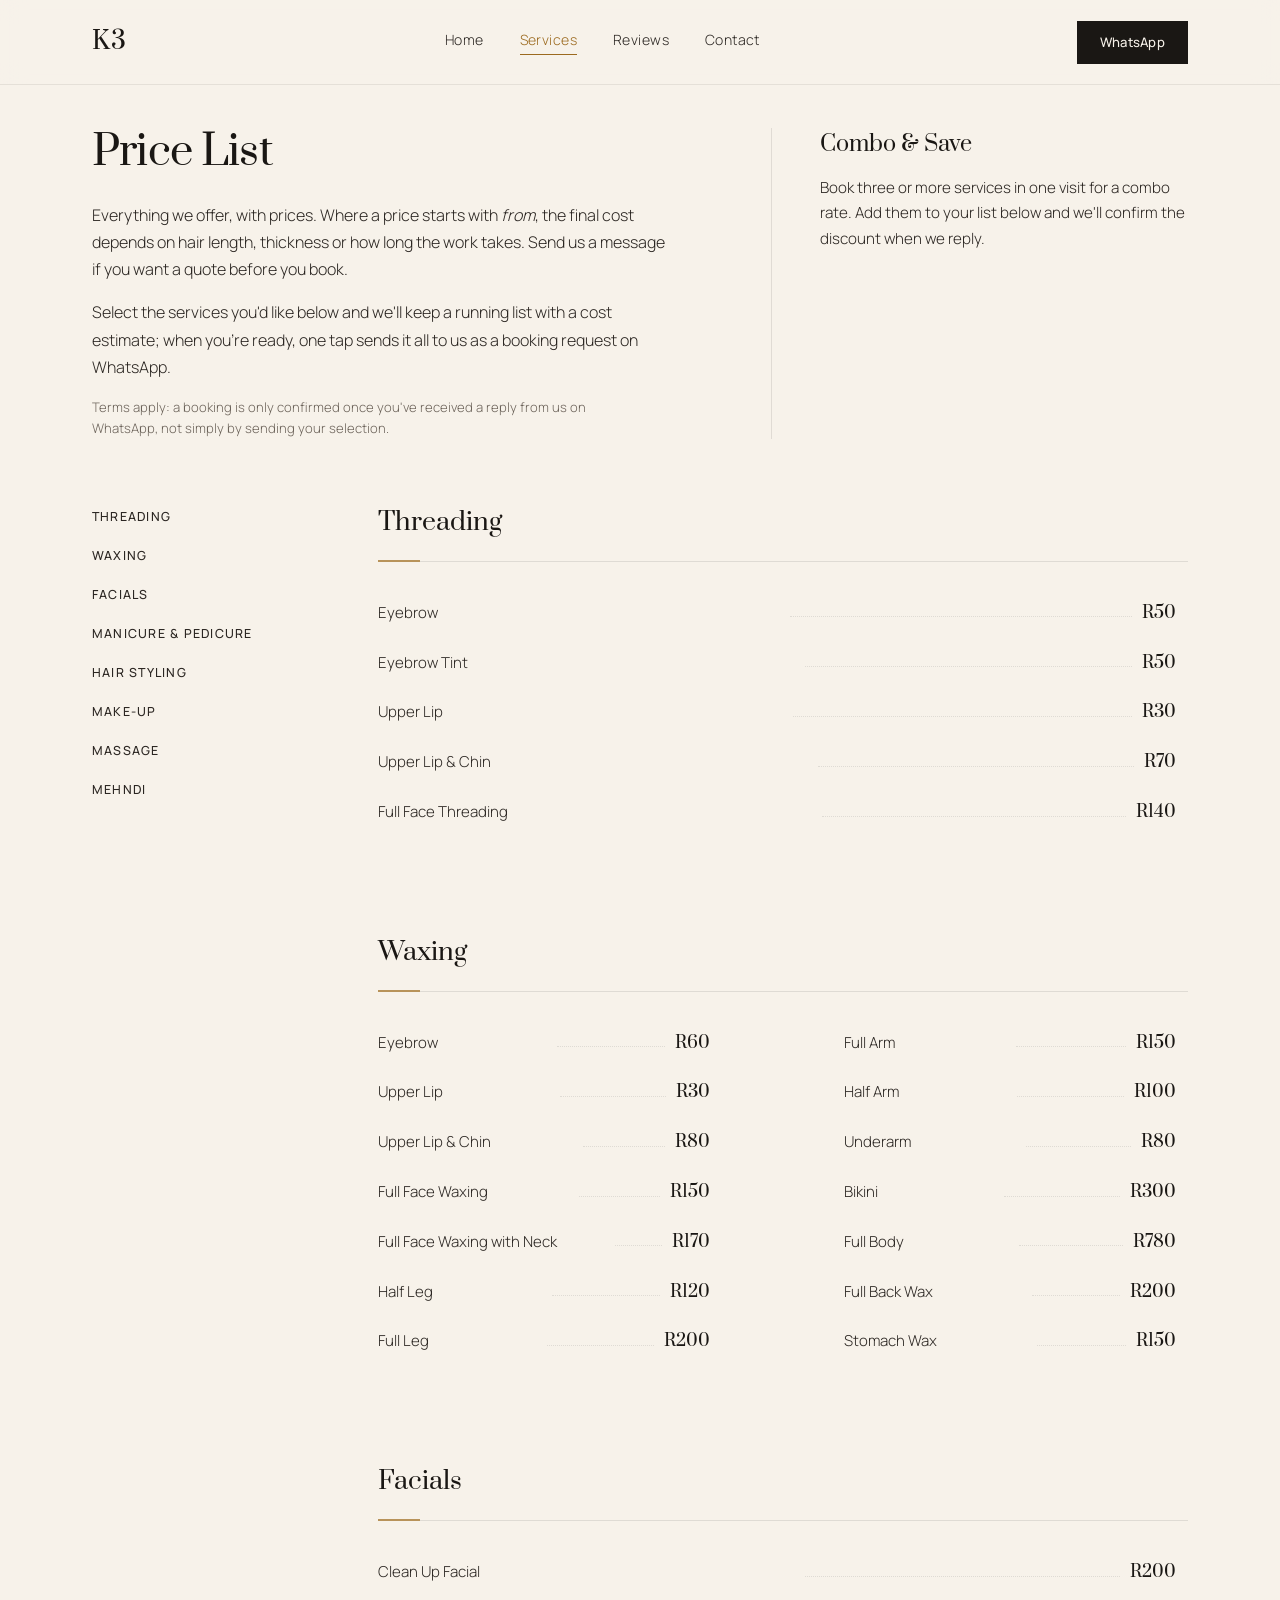
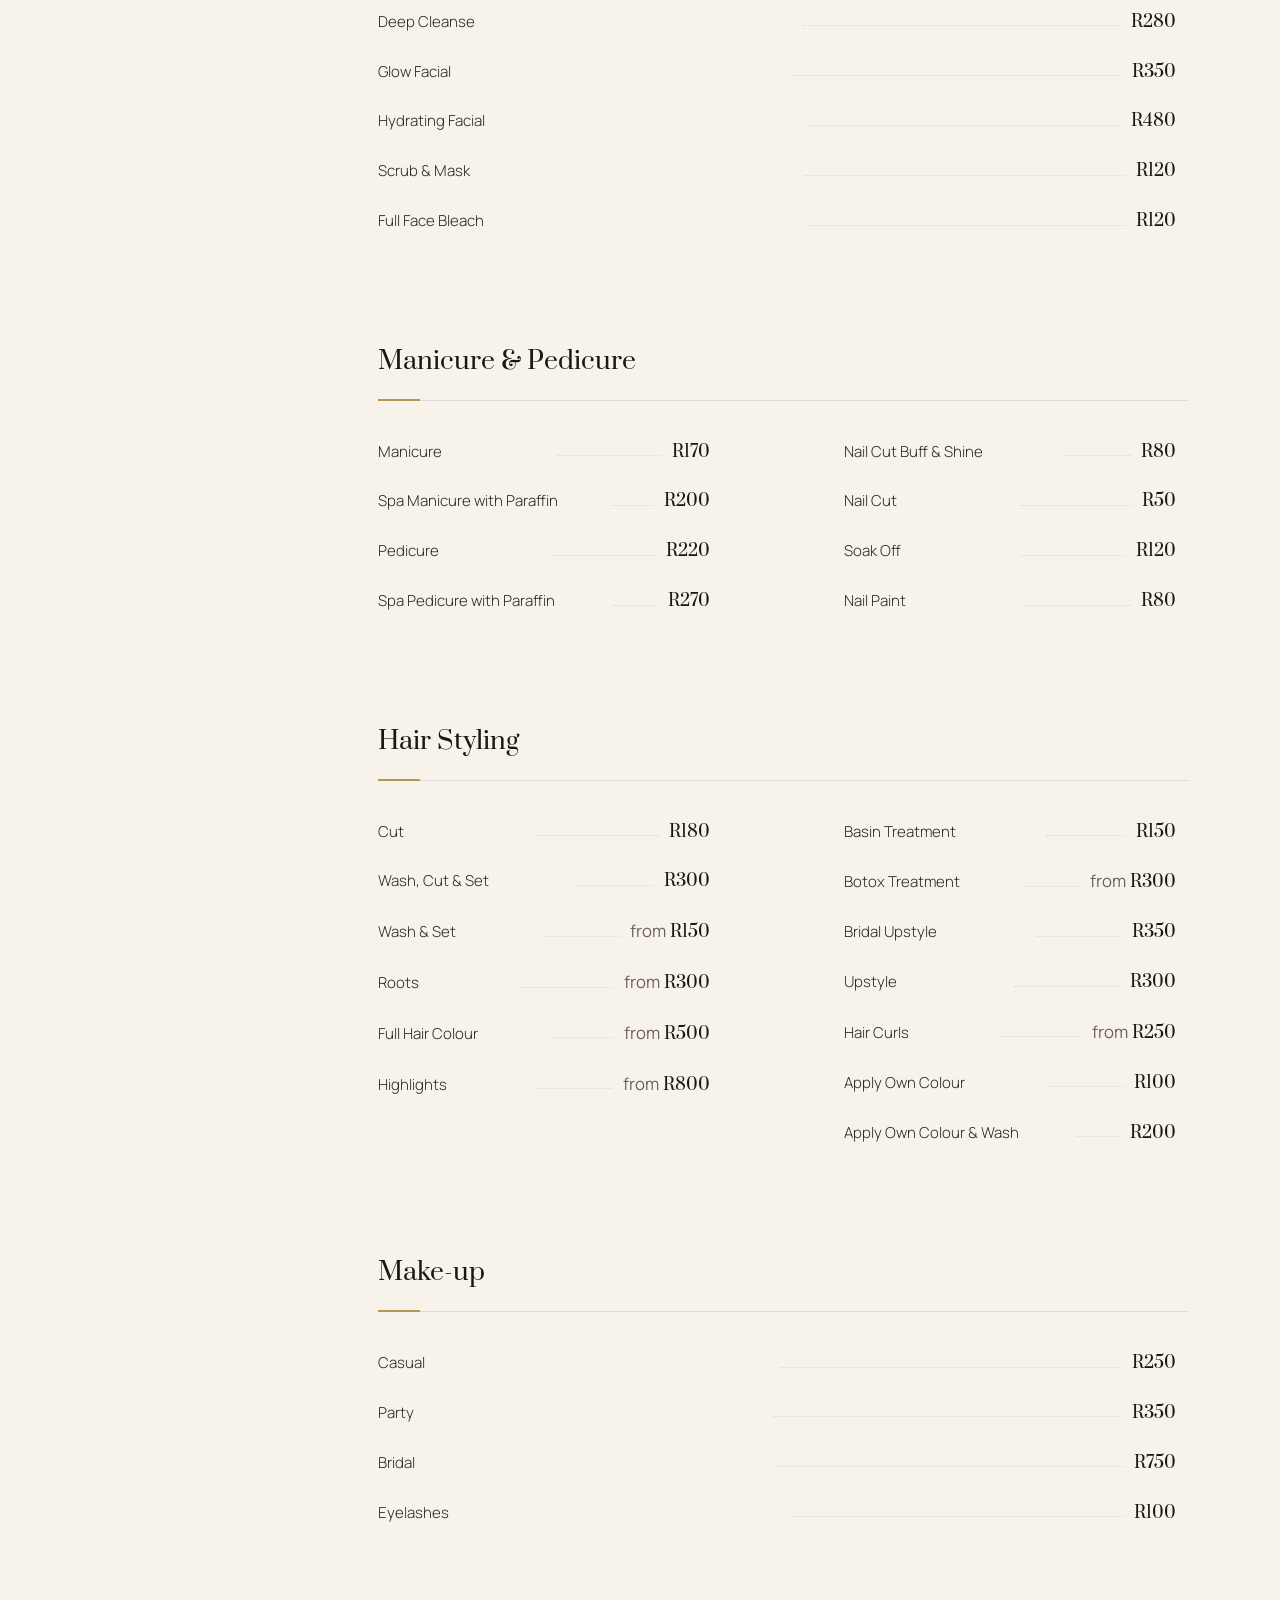
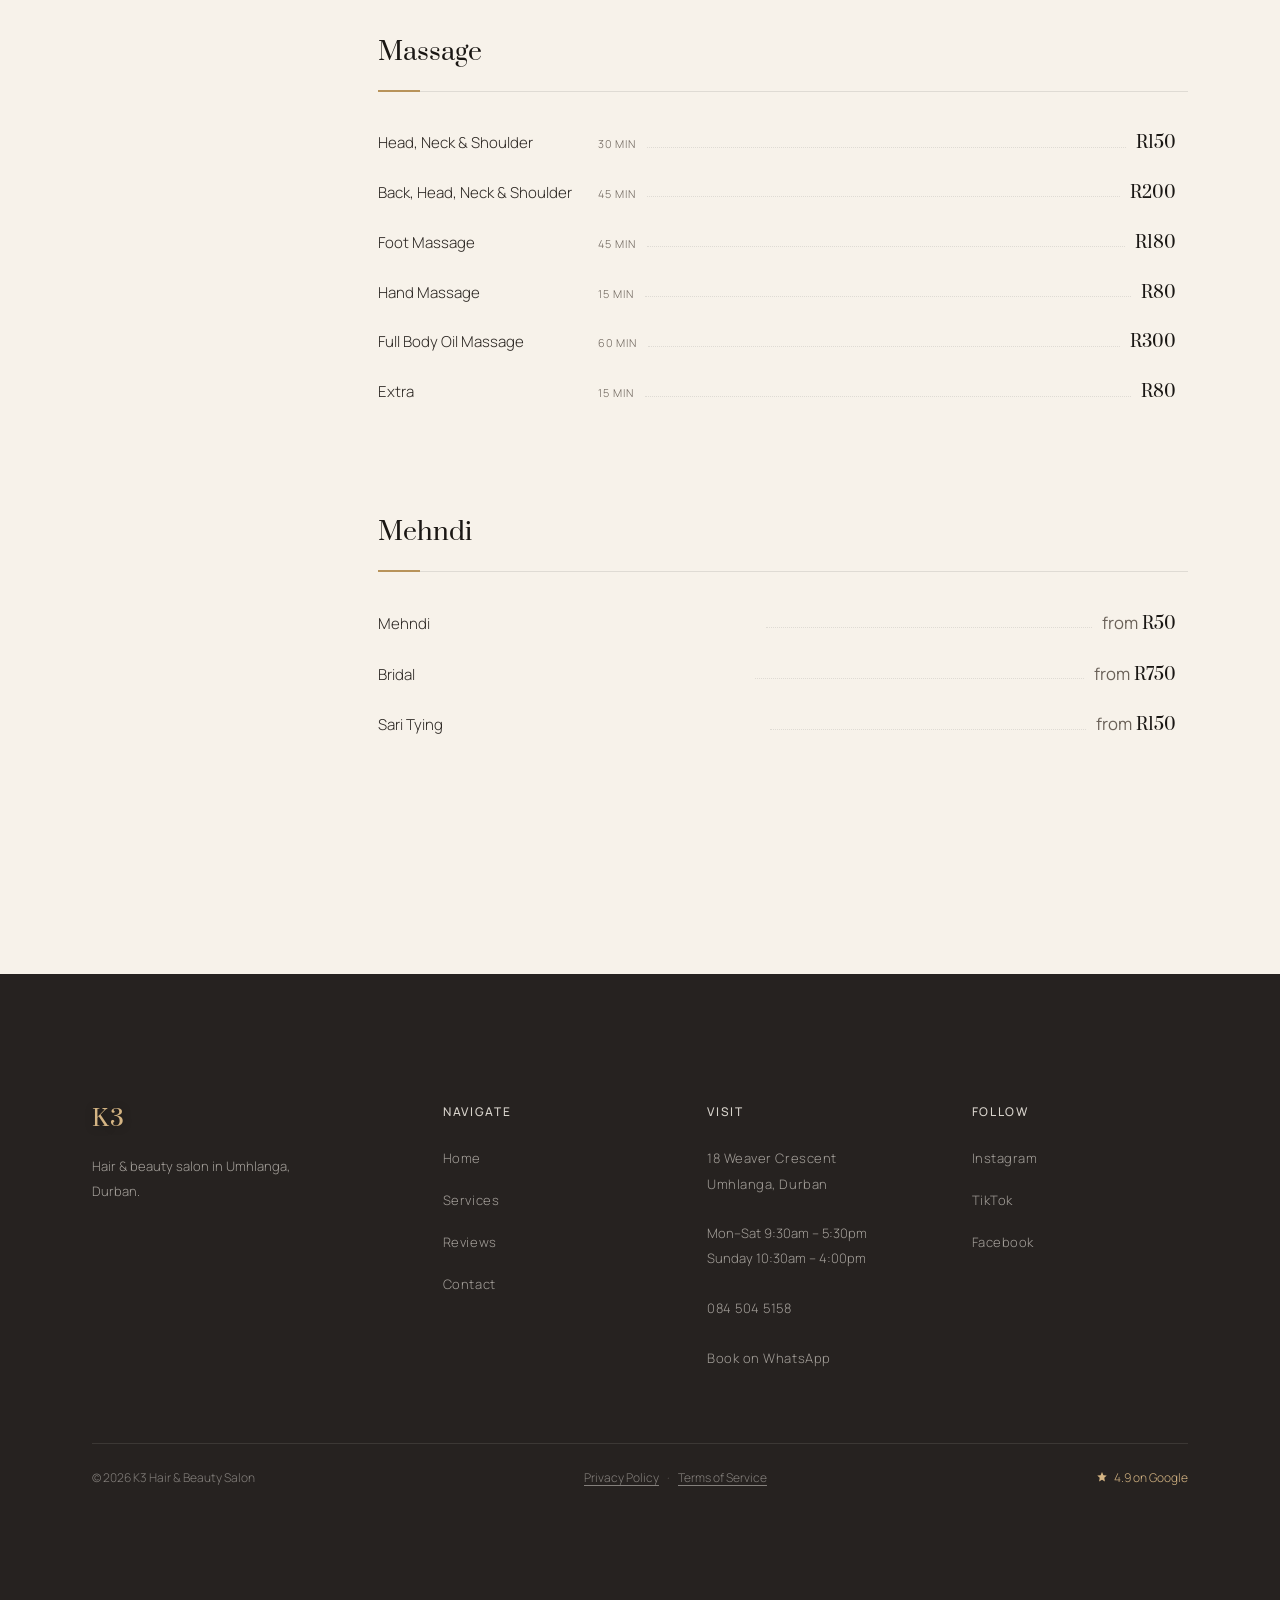
<file: services.html>
<!DOCTYPE html>
<html lang="en">
<head>
<meta charset="UTF-8">
<meta name="viewport" content="width=device-width, initial-scale=1.0">
<title>Price List | K3 Hair &amp; Beauty Salon, Umhlanga</title>
<meta name="description" content="Full price list for K3 Hair &amp; Beauty Salon in Umhlanga, Durban. Threading, waxing, facials, manicure and pedicure, hair styling, make-up, massage and mehndi.">
<link rel="preconnect" href="https://fonts.googleapis.com">
<link rel="preconnect" href="https://fonts.gstatic.com" crossorigin>
<link href="https://fonts.googleapis.com/css2?family=Prata&family=Manrope:wght@300;400;500&display=swap" rel="stylesheet">
<link rel="stylesheet" href="style.css">
</head>
<body>

<header class="site-header is-scrolled" id="top">
  <div class="container header-inner">
    <a class="logo" href="index.html">K3</a>
    <nav class="nav" id="site-nav">
      <a href="index.html#hero">Home</a>
      <a href="services.html" aria-current="page">Services</a>
      <a href="index.html#reviews">Reviews</a>
      <a href="index.html#contact">Contact</a>
    </nav>
    <div class="header-actions">
      <a class="btn btn-small js-whatsapp-gate" href="https://wa.me/27845045158?text=Hi%20Cutting%20Edge%20Hair%20Design%2C%20I%27d%20like%20to%20book%20an%20appointment." target="_blank" rel="noopener">WhatsApp</a>
      <button class="nav-toggle" id="nav-toggle" aria-expanded="false" aria-controls="site-nav" aria-label="Toggle navigation menu">
        <span></span><span></span><span></span>
      </button>
    </div>
  </div>
</header>

<main>

  <section class="section page-head">
    <div class="container page-head-grid">
      <div class="page-head-intro">
        <h1 class="page-title reveal">Price List</h1>
        <p class="page-intro reveal">Everything we offer, with prices. Where a price starts with <em>from</em>, the final cost depends on hair length, thickness or how long the work takes. Send us a message if you want a quote before you book.</p>
        <p class="page-intro reveal">Select the services you'd like below and we'll keep a running list with a cost estimate; when you're ready, one tap sends it all to us as a booking request on WhatsApp.</p>
        <p class="page-terms reveal">Terms apply: a booking is only confirmed once you've received a reply from us on WhatsApp, not simply by sending your selection.</p>
      </div>

      <div class="combo-note reveal">
        <h2>Combo &amp; Save</h2>
        <p>Book three or more services in one visit for a combo rate. Add them to your list below and we'll confirm the discount when we reply.</p>
      </div>
    </div>
  </section>

  <section class="section price-section">
    <div class="container price-layout">

      <aside class="cat-index" aria-label="Service categories">
        <ul>
          <li><a href="#threading">Threading</a></li>
          <li><a href="#waxing">Waxing</a></li>
          <li><a href="#facials">Facials</a></li>
          <li><a href="#nails">Manicure &amp; Pedicure</a></li>
          <li><a href="#hair">Hair Styling</a></li>
          <li><a href="#makeup">Make-up</a></li>
          <li><a href="#massage">Massage</a></li>
          <li><a href="#mehndi">Mehndi</a></li>
        </ul>
      </aside>

      <div class="price-groups">

        <section id="threading" class="price-group reveal">
          <h2>Threading</h2>
          <ul class="price-list-full">
            <li class="price-row"><span class="price-name">Eyebrow</span><span class="price-leader"></span><span class="price-amt">R50</span></li>
            <li class="price-row"><span class="price-name">Eyebrow Tint</span><span class="price-leader"></span><span class="price-amt">R50</span></li>
            <li class="price-row"><span class="price-name">Upper Lip</span><span class="price-leader"></span><span class="price-amt">R30</span></li>
            <li class="price-row"><span class="price-name">Upper Lip &amp; Chin</span><span class="price-leader"></span><span class="price-amt">R70</span></li>
            <li class="price-row"><span class="price-name">Full Face Threading</span><span class="price-leader"></span><span class="price-amt">R140</span></li>
          </ul>
        </section>

        <section id="waxing" class="price-group reveal">
          <h2>Waxing</h2>
          <ul class="price-list-full is-two-col">
            <li class="price-row"><span class="price-name">Eyebrow</span><span class="price-leader"></span><span class="price-amt">R60</span></li>
            <li class="price-row"><span class="price-name">Upper Lip</span><span class="price-leader"></span><span class="price-amt">R30</span></li>
            <li class="price-row"><span class="price-name">Upper Lip &amp; Chin</span><span class="price-leader"></span><span class="price-amt">R80</span></li>
            <li class="price-row"><span class="price-name">Full Face Waxing</span><span class="price-leader"></span><span class="price-amt">R150</span></li>
            <li class="price-row"><span class="price-name">Full Face Waxing with Neck</span><span class="price-leader"></span><span class="price-amt">R170</span></li>
            <li class="price-row"><span class="price-name">Half Leg</span><span class="price-leader"></span><span class="price-amt">R120</span></li>
            <li class="price-row"><span class="price-name">Full Leg</span><span class="price-leader"></span><span class="price-amt">R200</span></li>
            <li class="price-row"><span class="price-name">Full Arm</span><span class="price-leader"></span><span class="price-amt">R150</span></li>
            <li class="price-row"><span class="price-name">Half Arm</span><span class="price-leader"></span><span class="price-amt">R100</span></li>
            <li class="price-row"><span class="price-name">Underarm</span><span class="price-leader"></span><span class="price-amt">R80</span></li>
            <li class="price-row"><span class="price-name">Bikini</span><span class="price-leader"></span><span class="price-amt">R300</span></li>
            <li class="price-row"><span class="price-name">Full Body</span><span class="price-leader"></span><span class="price-amt">R780</span></li>
            <li class="price-row"><span class="price-name">Full Back Wax</span><span class="price-leader"></span><span class="price-amt">R200</span></li>
            <li class="price-row"><span class="price-name">Stomach Wax</span><span class="price-leader"></span><span class="price-amt">R150</span></li>
          </ul>
        </section>

        <section id="facials" class="price-group reveal">
          <h2>Facials</h2>
          <ul class="price-list-full">
            <li class="price-row"><span class="price-name">Clean Up Facial</span><span class="price-leader"></span><span class="price-amt">R200</span></li>
            <li class="price-row"><span class="price-name">Deep Cleanse</span><span class="price-leader"></span><span class="price-amt">R280</span></li>
            <li class="price-row"><span class="price-name">Glow Facial</span><span class="price-leader"></span><span class="price-amt">R350</span></li>
            <li class="price-row"><span class="price-name">Hydrating Facial</span><span class="price-leader"></span><span class="price-amt">R480</span></li>
            <li class="price-row"><span class="price-name">Scrub &amp; Mask</span><span class="price-leader"></span><span class="price-amt">R120</span></li>
            <li class="price-row"><span class="price-name">Full Face Bleach</span><span class="price-leader"></span><span class="price-amt">R120</span></li>
          </ul>
        </section>

        <section id="nails" class="price-group reveal">
          <h2>Manicure &amp; Pedicure</h2>
          <ul class="price-list-full is-two-col">
            <li class="price-row"><span class="price-name">Manicure</span><span class="price-leader"></span><span class="price-amt">R170</span></li>
            <li class="price-row"><span class="price-name">Spa Manicure with Paraffin</span><span class="price-leader"></span><span class="price-amt">R200</span></li>
            <li class="price-row"><span class="price-name">Pedicure</span><span class="price-leader"></span><span class="price-amt">R220</span></li>
            <li class="price-row"><span class="price-name">Spa Pedicure with Paraffin</span><span class="price-leader"></span><span class="price-amt">R270</span></li>
            <li class="price-row"><span class="price-name">Nail Cut Buff &amp; Shine</span><span class="price-leader"></span><span class="price-amt">R80</span></li>
            <li class="price-row"><span class="price-name">Nail Cut</span><span class="price-leader"></span><span class="price-amt">R50</span></li>
            <li class="price-row"><span class="price-name">Soak Off</span><span class="price-leader"></span><span class="price-amt">R120</span></li>
            <li class="price-row"><span class="price-name">Nail Paint</span><span class="price-leader"></span><span class="price-amt">R80</span></li>
          </ul>
        </section>

        <section id="hair" class="price-group reveal">
          <h2>Hair Styling</h2>
          <ul class="price-list-full is-two-col">
            <li class="price-row"><span class="price-name">Cut</span><span class="price-leader"></span><span class="price-amt">R180</span></li>
            <li class="price-row"><span class="price-name">Wash, Cut &amp; Set</span><span class="price-leader"></span><span class="price-amt">R300</span></li>
            <li class="price-row"><span class="price-name">Wash &amp; Set</span><span class="price-leader"></span><span class="price-amt is-from"><span class="price-amt-from">from</span> R150</span></li>
            <li class="price-row"><span class="price-name">Roots</span><span class="price-leader"></span><span class="price-amt is-from"><span class="price-amt-from">from</span> R300</span></li>
            <li class="price-row"><span class="price-name">Full Hair Colour</span><span class="price-leader"></span><span class="price-amt is-from"><span class="price-amt-from">from</span> R500</span></li>
            <li class="price-row"><span class="price-name">Highlights</span><span class="price-leader"></span><span class="price-amt is-from"><span class="price-amt-from">from</span> R800</span></li>
            <li class="price-row"><span class="price-name">Basin Treatment</span><span class="price-leader"></span><span class="price-amt">R150</span></li>
            <li class="price-row"><span class="price-name">Botox Treatment</span><span class="price-leader"></span><span class="price-amt is-from"><span class="price-amt-from">from</span> R300</span></li>
            <li class="price-row"><span class="price-name">Bridal Upstyle</span><span class="price-leader"></span><span class="price-amt">R350</span></li>
            <li class="price-row"><span class="price-name">Upstyle</span><span class="price-leader"></span><span class="price-amt">R300</span></li>
            <li class="price-row"><span class="price-name">Hair Curls</span><span class="price-leader"></span><span class="price-amt is-from"><span class="price-amt-from">from</span> R250</span></li>
            <li class="price-row"><span class="price-name">Apply Own Colour</span><span class="price-leader"></span><span class="price-amt">R100</span></li>
            <li class="price-row"><span class="price-name">Apply Own Colour &amp; Wash</span><span class="price-leader"></span><span class="price-amt">R200</span></li>
          </ul>
        </section>

        <section id="makeup" class="price-group reveal">
          <h2>Make-up</h2>
          <ul class="price-list-full">
            <li class="price-row"><span class="price-name">Casual</span><span class="price-leader"></span><span class="price-amt">R250</span></li>
            <li class="price-row"><span class="price-name">Party</span><span class="price-leader"></span><span class="price-amt">R350</span></li>
            <li class="price-row"><span class="price-name">Bridal</span><span class="price-leader"></span><span class="price-amt">R750</span></li>
            <li class="price-row"><span class="price-name">Eyelashes</span><span class="price-leader"></span><span class="price-amt">R100</span></li>
          </ul>
        </section>

        <section id="massage" class="price-group reveal">
          <h2>Massage</h2>
          <ul class="price-list-full">
            <li class="price-row"><span class="price-name">Head, Neck &amp; Shoulder</span><span class="price-dur">30 min</span><span class="price-leader"></span><span class="price-amt">R150</span></li>
            <li class="price-row"><span class="price-name">Back, Head, Neck &amp; Shoulder</span><span class="price-dur">45 min</span><span class="price-leader"></span><span class="price-amt">R200</span></li>
            <li class="price-row"><span class="price-name">Foot Massage</span><span class="price-dur">45 min</span><span class="price-leader"></span><span class="price-amt">R180</span></li>
            <li class="price-row"><span class="price-name">Hand Massage</span><span class="price-dur">15 min</span><span class="price-leader"></span><span class="price-amt">R80</span></li>
            <li class="price-row"><span class="price-name">Full Body Oil Massage</span><span class="price-dur">60 min</span><span class="price-leader"></span><span class="price-amt">R300</span></li>
            <li class="price-row"><span class="price-name">Extra</span><span class="price-dur">15 min</span><span class="price-leader"></span><span class="price-amt">R80</span></li>
          </ul>
        </section>

        <section id="mehndi" class="price-group reveal">
          <h2>Mehndi</h2>
          <ul class="price-list-full">
            <li class="price-row"><span class="price-name">Mehndi</span><span class="price-leader"></span><span class="price-amt is-from"><span class="price-amt-from">from</span> R50</span></li>
            <li class="price-row"><span class="price-name">Bridal</span><span class="price-leader"></span><span class="price-amt is-from"><span class="price-amt-from">from</span> R750</span></li>
            <li class="price-row"><span class="price-name">Sari Tying</span><span class="price-leader"></span><span class="price-amt is-from"><span class="price-amt-from">from</span> R150</span></li>
          </ul>
        </section>

      </div>
    </div>
  </section>

</main>

<a class="mobile-cta js-whatsapp-gate" id="mobile-cta" href="https://wa.me/27845045158?text=Hi%20Cutting%20Edge%20Hair%20Design%2C%20I%27d%20like%20to%20book%20an%20appointment." target="_blank" rel="noopener" aria-label="Book on WhatsApp">
  <svg viewBox="0 0 24 24" width="20" height="20" aria-hidden="true"><path fill="currentColor" d="M17.5 14.4c-.3-.1-1.6-.8-1.9-.9-.3-.1-.4-.1-.6.1-.2.3-.7.9-.8 1-.1.2-.3.2-.5.1-1.4-.7-2.3-1.2-3.3-2.7-.2-.4.2-.4.6-1.2.1-.2 0-.4 0-.5-.1-.1-.6-1.4-.8-1.9-.2-.5-.4-.4-.6-.4h-.5c-.2 0-.5.1-.7.3-.2.3-1 1-1 2.3 0 1.4 1 2.7 1.1 2.9.1.2 2 3.1 4.9 4.3.7.3 1.2.5 1.6.6.7.2 1.3.2 1.8.1.5-.1 1.6-.7 1.9-1.3.2-.6.2-1.1.2-1.3-.1-.1-.3-.2-.5-.3z"/><path fill="currentColor" d="M12 2C6.5 2 2 6.5 2 12c0 1.9.5 3.6 1.4 5.1L2 22l5.1-1.3c1.4.8 3.1 1.3 4.9 1.3 5.5 0 10-4.5 10-10S17.5 2 12 2zm0 18.2c-1.6 0-3.2-.4-4.5-1.2l-.3-.2-3 .8.8-2.9-.2-.3C4 15 3.5 13.5 3.5 12c0-4.7 3.8-8.5 8.5-8.5s8.5 3.8 8.5 8.5-3.8 8.5-8.5 8.5z"/></svg>
  <span>Book on WhatsApp</span>
</a>

<!-- SERVICE SELECTION PANEL (desktop, fixed bottom-right) -->
<div id="selection-panel" class="selection-panel" hidden>
  <div class="selection-panel-header">
    <span class="selection-count" id="selection-count-desktop">0 selected</span>
    <button type="button" class="selection-clear" id="selection-clear-desktop">Clear all</button>
  </div>
  <div class="selection-combo-wrap" id="selection-combo-wrap-desktop">
    <div class="selection-combo-inner">
      <p class="selection-combo">Combo rate unlocked: we'll confirm the discount when you book.</p>
    </div>
  </div>
  <ul class="selection-list" id="selection-list-desktop"></ul>
  <div class="selection-panel-footer">
    <span class="selection-total" id="selection-total-desktop"></span>
    <button type="button" class="btn btn-primary selection-book" id="selection-book-desktop">Book on WhatsApp</button>
  </div>
</div>

<!-- SERVICE SELECTION BAR + SHEET (mobile) -->
<div id="selection-backdrop" class="selection-backdrop" hidden></div>

<div id="selection-bar" class="selection-bar" hidden>
  <button type="button" class="selection-bar-summary" id="selection-bar-toggle" aria-expanded="false" aria-controls="selection-sheet">
    <span class="selection-bar-count" id="selection-count-mobile">0 selected</span>
    <span class="selection-bar-total" id="selection-total-mobile"></span>
  </button>
  <button type="button" class="btn btn-primary selection-book" id="selection-book-mobile">Book on WhatsApp</button>
</div>

<div id="selection-sheet" class="selection-sheet" hidden>
  <div class="selection-sheet-header">
    <span class="selection-sheet-title">Your selection</span>
    <button type="button" class="selection-sheet-close" id="selection-sheet-close" aria-label="Close selection">
      <svg viewBox="0 0 24 24" width="16" height="16" aria-hidden="true"><path fill="none" stroke="currentColor" stroke-width="2" stroke-linecap="round" d="M6 6l12 12M18 6L6 18"/></svg>
    </button>
  </div>
  <div class="selection-combo-wrap" id="selection-combo-wrap-mobile">
    <div class="selection-combo-inner">
      <p class="selection-combo">Combo rate unlocked: we'll confirm the discount when you book.</p>
    </div>
  </div>
  <ul class="selection-list" id="selection-list-mobile"></ul>
  <div class="selection-panel-footer">
    <span class="selection-total" id="selection-total-mobile-sheet"></span>
    <button type="button" class="selection-clear" id="selection-clear-mobile">Clear all</button>
  </div>
</div>

<!-- BOOKING MODAL -->
<div id="booking-modal" class="modal" hidden>
  <div class="modal-backdrop" data-modal-close></div>
  <div class="modal-panel" role="dialog" aria-modal="true" aria-labelledby="booking-modal-title">
    <button type="button" class="modal-close" data-modal-close aria-label="Close">
      <svg viewBox="0 0 24 24" width="18" height="18" aria-hidden="true"><path fill="none" stroke="currentColor" stroke-width="2" stroke-linecap="round" d="M6 6l12 12M18 6L6 18"/></svg>
    </button>

    <h2 id="booking-modal-title">Confirm your booking</h2>

    <p class="modal-combo" id="modal-combo" hidden>Combo rate unlocked: we'll confirm the discount when you book.</p>

    <div class="modal-summary">
      <p class="modal-summary-label">Selected services</p>
      <ul class="modal-summary-list" id="modal-summary-list"></ul>
      <p class="modal-summary-total" id="modal-summary-total"></p>
    </div>

    <form id="booking-form" novalidate>
      <div class="form-field">
        <label for="booking-name">Name</label>
        <input type="text" id="booking-name" name="name" autocomplete="name" required>
        <p class="form-error" id="booking-name-error" hidden>Please tell us your name.</p>
      </div>
      <div class="form-field">
        <label for="booking-day">Preferred day</label>
        <input type="date" id="booking-day" name="day" required>
        <p class="form-error" id="booking-day-error" hidden>Please choose a preferred day.</p>
      </div>
      <div class="form-field">
        <label for="booking-time">Preferred time</label>
        <select id="booking-time" name="time" required>
          <option value="" disabled selected>Select a time</option>
        </select>
        <p class="form-error" id="booking-time-error" hidden>Please choose a preferred time.</p>
      </div>
      <div class="form-field">
        <label for="booking-notes">Anything else <span class="form-optional">(optional)</span></label>
        <textarea id="booking-notes" name="notes" rows="3"></textarea>
      </div>
      <button type="submit" class="btn btn-primary modal-submit">Send on WhatsApp</button>
    </form>
  </div>
</div>

<!-- WHATSAPP GATE: offered when a generic WhatsApp button is pressed with an empty cart -->
<div id="whatsapp-gate-modal" class="modal whatsapp-gate" hidden>
  <div class="modal-backdrop" data-gate-close></div>
  <div class="modal-panel whatsapp-gate-panel" role="dialog" aria-modal="true" aria-labelledby="whatsapp-gate-title">
    <button type="button" class="modal-close" data-gate-close aria-label="Close">
      <svg viewBox="0 0 24 24" width="18" height="18" aria-hidden="true"><path fill="none" stroke="currentColor" stroke-width="2" stroke-linecap="round" d="M6 6l12 12M18 6L6 18"/></svg>
    </button>
    <h2 id="whatsapp-gate-title">Before you go</h2>
    <p class="whatsapp-gate-copy">Choosing your services first means we know exactly what you're booking and what it costs, or you're welcome to just message us directly.</p>
    <div class="whatsapp-gate-actions">
      <button type="button" class="btn btn-primary whatsapp-gate-choose" id="whatsapp-gate-choose">
        Choose services &amp; book
        <span class="whatsapp-gate-tag">Recommended</span>
      </button>
      <button type="button" class="whatsapp-gate-skip" id="whatsapp-gate-skip">Go straight to WhatsApp</button>
    </div>
  </div>
</div>

<footer class="site-footer">
  <div class="container footer-grid">

    <div class="footer-col footer-brand">
      <span class="logo">K3</span>
      <p>Hair &amp; beauty salon in Umhlanga, Durban.</p>
    </div>

    <div class="footer-col">
      <h3>Navigate</h3>
      <ul>
        <li><a href="index.html#hero">Home</a></li>
        <li><a href="services.html">Services</a></li>
        <li><a href="index.html#reviews">Reviews</a></li>
        <li><a href="index.html#contact">Contact</a></li>
      </ul>
    </div>

    <div class="footer-col">
      <h3>Visit</h3>
      <p><a href="https://www.google.com/maps/search/?api=1&query=18+Weaver+Crescent,+Umhlanga,+Durban" target="_blank" rel="noopener">18 Weaver Crescent<br>Umhlanga, Durban</a></p>
      <p>Mon&ndash;Sat 9:30am &ndash; 5:30pm<br>Sunday 10:30am &ndash; 4:00pm</p>
      <p><a href="tel:+27845045158">084 504 5158</a></p>
      <p><a class="js-whatsapp-gate" href="https://wa.me/27845045158?text=Hi%20Cutting%20Edge%20Hair%20Design%2C%20I%27d%20like%20to%20book%20an%20appointment." target="_blank" rel="noopener">Book on WhatsApp</a></p>
    </div>

    <div class="footer-col">
      <h3>Follow</h3>
      <ul>
        <li><a href="https://www.instagram.com/k3_hairandbeauty_salon/" target="_blank" rel="noopener">Instagram</a></li>
        <li><a href="https://www.tiktok.com/@k3_hairnbeauty_salon" target="_blank" rel="noopener">TikTok</a></li>
        <li><a href="https://www.facebook.com/p/K3-Hair-Beauty-Salon-61587516905986/" target="_blank" rel="noopener">Facebook</a></li>
      </ul>
    </div>

    <div class="footer-bottom">
      <p>&copy; <span id="year">2026</span> K3 Hair &amp; Beauty Salon</p>
      <p class="footer-legal">
        <a href="privacy-policy.html">Privacy Policy</a><span class="divider" aria-hidden="true">&middot;</span><a href="terms.html">Terms of Service</a>
      </p>
      <p class="footer-rating">
        <svg viewBox="0 0 24 24" width="12" height="12" aria-hidden="true"><path fill="currentColor" d="M12 2l2.9 6.26L21.5 9l-4.9 4.36L17.8 21 12 17.27 6.2 21l1.2-7.64L2.5 9l6.6-.74L12 2z"/></svg>
        4.9 on Google
      </p>
    </div>

  </div>
</footer>

<script src="script.js"></script>
</body>
</html>
</file>
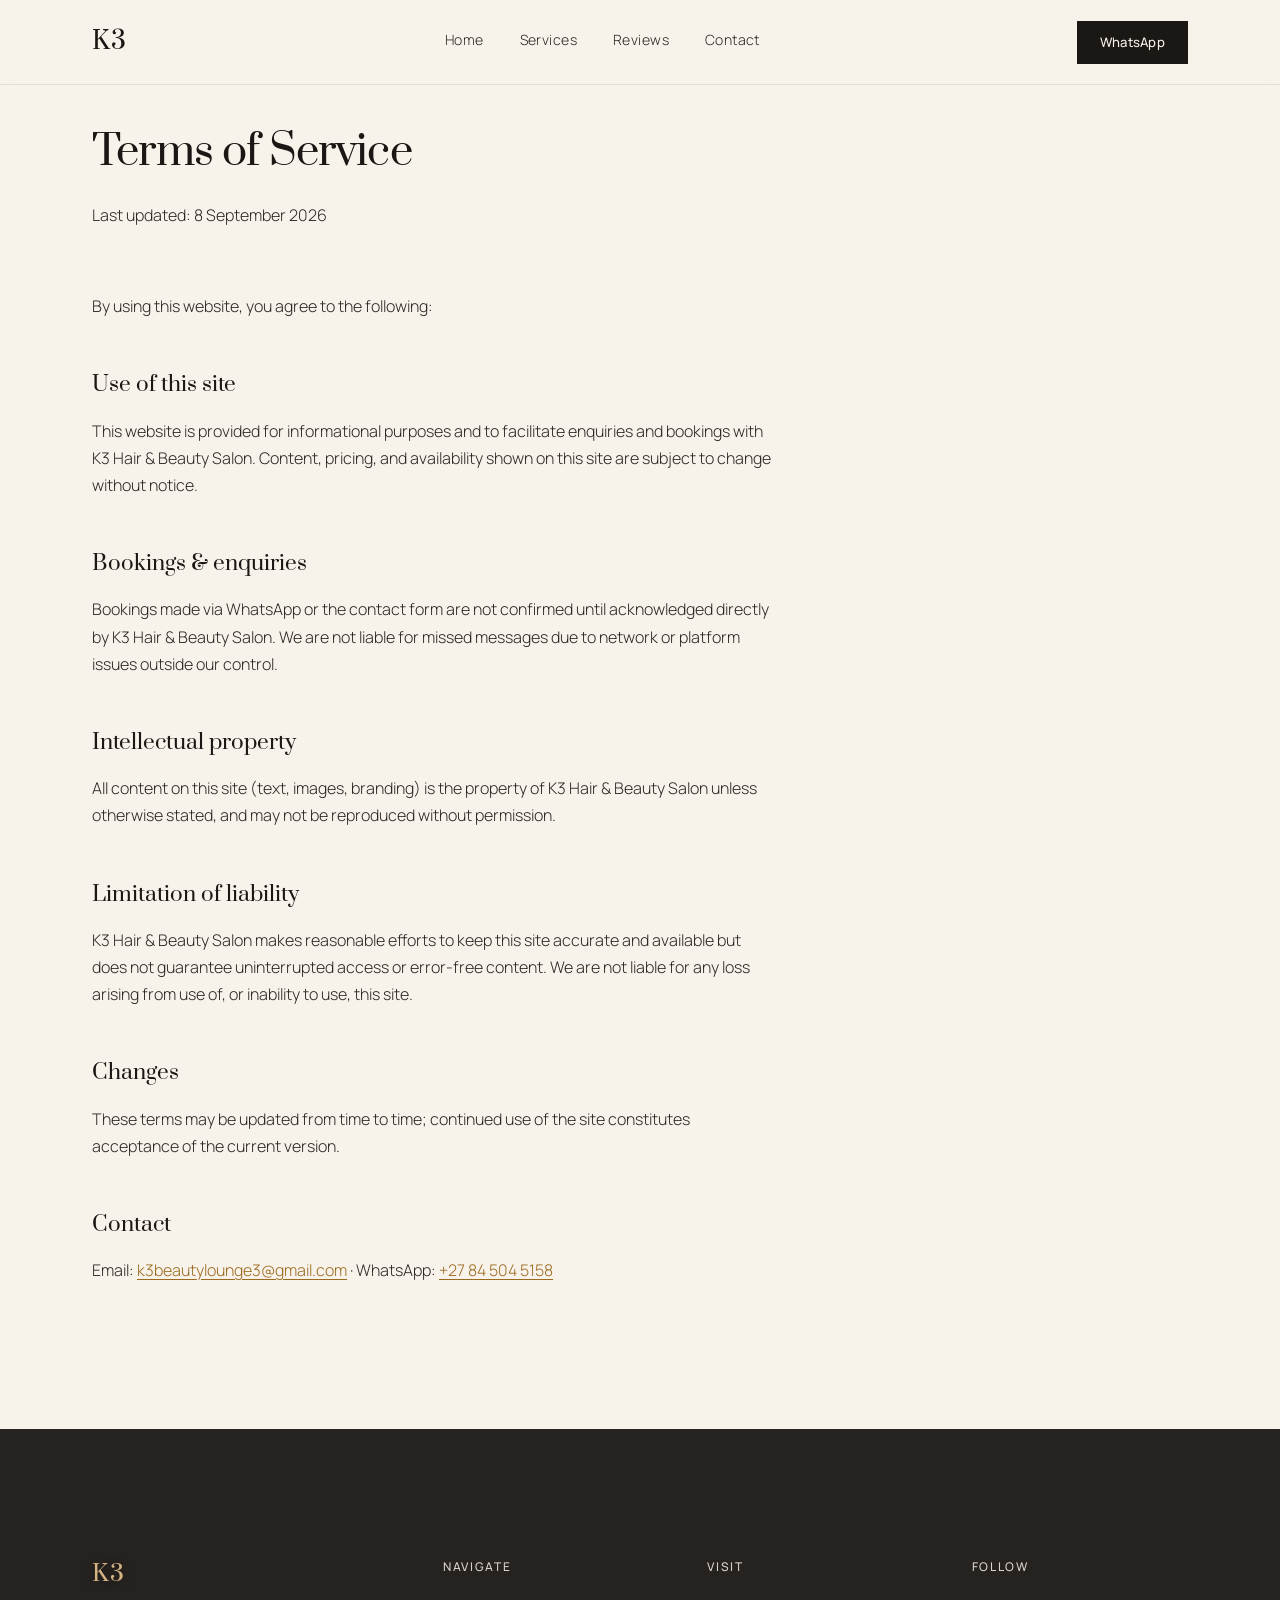
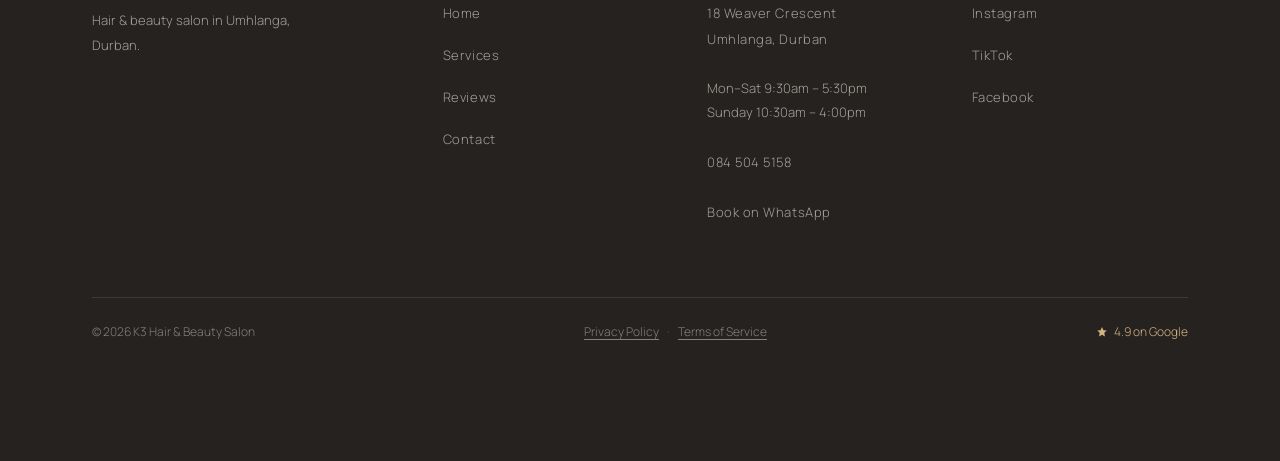
<file: terms.html>
<!DOCTYPE html>
<html lang="en">
<head>
<meta charset="UTF-8">
<meta name="viewport" content="width=device-width, initial-scale=1.0">
<title>Terms of Service | K3 Hair &amp; Beauty Salon, Umhlanga</title>
<meta name="description" content="Terms of service for using the K3 Hair &amp; Beauty Salon website in Umhlanga, Durban.">
<link rel="preconnect" href="https://fonts.googleapis.com">
<link rel="preconnect" href="https://fonts.gstatic.com" crossorigin>
<link href="https://fonts.googleapis.com/css2?family=Prata&family=Manrope:wght@300;400;500&display=swap" rel="stylesheet">
<link rel="stylesheet" href="style.css">
</head>
<body>

<header class="site-header is-scrolled" id="top">
  <div class="container header-inner">
    <a class="logo" href="index.html">K3</a>
    <nav class="nav" id="site-nav">
      <a href="index.html#hero">Home</a>
      <a href="services.html">Services</a>
      <a href="index.html#reviews">Reviews</a>
      <a href="index.html#contact">Contact</a>
    </nav>
    <div class="header-actions">
      <a class="btn btn-small js-whatsapp-gate" href="https://wa.me/27845045158?text=Hi%20Cutting%20Edge%20Hair%20Design%2C%20I%27d%20like%20to%20book%20an%20appointment." target="_blank" rel="noopener">WhatsApp</a>
      <button class="nav-toggle" id="nav-toggle" aria-expanded="false" aria-controls="site-nav" aria-label="Toggle navigation menu">
        <span></span><span></span><span></span>
      </button>
    </div>
  </div>
</header>

<main>

  <section class="section page-head">
    <div class="container">
      <h1 class="page-title reveal">Terms of Service</h1>
      <p class="page-intro reveal">Last updated: 8 September 2026</p>
    </div>
  </section>

  <section class="section legal-section">
    <div class="container">
      <div class="legal-content reveal">

        <p>By using this website, you agree to the following:</p>

        <h2>Use of this site</h2>
        <p>This website is provided for informational purposes and to facilitate enquiries and bookings with K3 Hair &amp; Beauty Salon. Content, pricing, and availability shown on this site are subject to change without notice.</p>

        <h2>Bookings &amp; enquiries</h2>
        <p>Bookings made via WhatsApp or the contact form are not confirmed until acknowledged directly by K3 Hair &amp; Beauty Salon. We are not liable for missed messages due to network or platform issues outside our control.</p>

        <h2>Intellectual property</h2>
        <p>All content on this site (text, images, branding) is the property of K3 Hair &amp; Beauty Salon unless otherwise stated, and may not be reproduced without permission.</p>

        <h2>Limitation of liability</h2>
        <p>K3 Hair &amp; Beauty Salon makes reasonable efforts to keep this site accurate and available but does not guarantee uninterrupted access or error-free content. We are not liable for any loss arising from use of, or inability to use, this site.</p>

        <h2>Changes</h2>
        <p>These terms may be updated from time to time; continued use of the site constitutes acceptance of the current version.</p>

        <h2>Contact</h2>
        <p>Email: <a href="mailto:k3beautylounge3@gmail.com">k3beautylounge3@gmail.com</a> &middot; WhatsApp: <a class="js-whatsapp-gate" href="https://wa.me/27845045158?text=Hi%20Cutting%20Edge%20Hair%20Design%2C%20I%27d%20like%20to%20book%20an%20appointment." target="_blank" rel="noopener">+27 84 504 5158</a></p>

      </div>
    </div>
  </section>

</main>

<a class="mobile-cta js-whatsapp-gate" id="mobile-cta" href="https://wa.me/27845045158?text=Hi%20Cutting%20Edge%20Hair%20Design%2C%20I%27d%20like%20to%20book%20an%20appointment." target="_blank" rel="noopener" aria-label="Book on WhatsApp">
  <svg viewBox="0 0 24 24" width="20" height="20" aria-hidden="true"><path fill="currentColor" d="M17.5 14.4c-.3-.1-1.6-.8-1.9-.9-.3-.1-.4-.1-.6.1-.2.3-.7.9-.8 1-.1.2-.3.2-.5.1-1.4-.7-2.3-1.2-3.3-2.7-.2-.4.2-.4.6-1.2.1-.2 0-.4 0-.5-.1-.1-.6-1.4-.8-1.9-.2-.5-.4-.4-.6-.4h-.5c-.2 0-.5.1-.7.3-.2.3-1 1-1 2.3 0 1.4 1 2.7 1.1 2.9.1.2 2 3.1 4.9 4.3.7.3 1.2.5 1.6.6.7.2 1.3.2 1.8.1.5-.1 1.6-.7 1.9-1.3.2-.6.2-1.1.2-1.3-.1-.1-.3-.2-.5-.3z"/><path fill="currentColor" d="M12 2C6.5 2 2 6.5 2 12c0 1.9.5 3.6 1.4 5.1L2 22l5.1-1.3c1.4.8 3.1 1.3 4.9 1.3 5.5 0 10-4.5 10-10S17.5 2 12 2zm0 18.2c-1.6 0-3.2-.4-4.5-1.2l-.3-.2-3 .8.8-2.9-.2-.3C4 15 3.5 13.5 3.5 12c0-4.7 3.8-8.5 8.5-8.5s8.5 3.8 8.5 8.5-3.8 8.5-8.5 8.5z"/></svg>
  <span>Book on WhatsApp</span>
</a>

<!-- WHATSAPP GATE: offered when a generic WhatsApp button is pressed with an empty cart -->
<div id="whatsapp-gate-modal" class="modal whatsapp-gate" hidden>
  <div class="modal-backdrop" data-gate-close></div>
  <div class="modal-panel whatsapp-gate-panel" role="dialog" aria-modal="true" aria-labelledby="whatsapp-gate-title">
    <button type="button" class="modal-close" data-gate-close aria-label="Close">
      <svg viewBox="0 0 24 24" width="18" height="18" aria-hidden="true"><path fill="none" stroke="currentColor" stroke-width="2" stroke-linecap="round" d="M6 6l12 12M18 6L6 18"/></svg>
    </button>
    <h2 id="whatsapp-gate-title">Before you go</h2>
    <p class="whatsapp-gate-copy">Choosing your services first means we know exactly what you're booking and what it costs, or you're welcome to just message us directly.</p>
    <div class="whatsapp-gate-actions">
      <button type="button" class="btn btn-primary whatsapp-gate-choose" id="whatsapp-gate-choose">
        Choose services &amp; book
        <span class="whatsapp-gate-tag">Recommended</span>
      </button>
      <button type="button" class="whatsapp-gate-skip" id="whatsapp-gate-skip">Go straight to WhatsApp</button>
    </div>
  </div>
</div>

<footer class="site-footer">
  <div class="container footer-grid">

    <div class="footer-col footer-brand">
      <span class="logo">K3</span>
      <p>Hair &amp; beauty salon in Umhlanga, Durban.</p>
    </div>

    <div class="footer-col">
      <h3>Navigate</h3>
      <ul>
        <li><a href="index.html#hero">Home</a></li>
        <li><a href="services.html">Services</a></li>
        <li><a href="index.html#reviews">Reviews</a></li>
        <li><a href="index.html#contact">Contact</a></li>
      </ul>
    </div>

    <div class="footer-col">
      <h3>Visit</h3>
      <p><a href="https://www.google.com/maps/search/?api=1&query=18+Weaver+Crescent,+Umhlanga,+Durban" target="_blank" rel="noopener">18 Weaver Crescent<br>Umhlanga, Durban</a></p>
      <p>Mon&ndash;Sat 9:30am &ndash; 5:30pm<br>Sunday 10:30am &ndash; 4:00pm</p>
      <p><a href="tel:+27845045158">084 504 5158</a></p>
      <p><a class="js-whatsapp-gate" href="https://wa.me/27845045158?text=Hi%20Cutting%20Edge%20Hair%20Design%2C%20I%27d%20like%20to%20book%20an%20appointment." target="_blank" rel="noopener">Book on WhatsApp</a></p>
    </div>

    <div class="footer-col">
      <h3>Follow</h3>
      <ul>
        <li><a href="https://www.instagram.com/k3_hairandbeauty_salon/" target="_blank" rel="noopener">Instagram</a></li>
        <li><a href="https://www.tiktok.com/@k3_hairnbeauty_salon" target="_blank" rel="noopener">TikTok</a></li>
        <li><a href="https://www.facebook.com/p/K3-Hair-Beauty-Salon-61587516905986/" target="_blank" rel="noopener">Facebook</a></li>
      </ul>
    </div>

    <div class="footer-bottom">
      <p>&copy; <span id="year">2026</span> K3 Hair &amp; Beauty Salon</p>
      <p class="footer-legal">
        <a href="privacy-policy.html">Privacy Policy</a><span class="divider" aria-hidden="true">&middot;</span><a href="terms.html" aria-current="page">Terms of Service</a>
      </p>
      <p class="footer-rating">
        <svg viewBox="0 0 24 24" width="12" height="12" aria-hidden="true"><path fill="currentColor" d="M12 2l2.9 6.26L21.5 9l-4.9 4.36L17.8 21 12 17.27 6.2 21l1.2-7.64L2.5 9l6.6-.74L12 2z"/></svg>
        4.9 on Google
      </p>
    </div>

  </div>
</footer>

<script src="script.js"></script>
</body>
</html>
</file>
<file: style.css>
/* ==========================================================================
   K3 Hair & Beauty Salon — Stylesheet
   Design system: CLAUDE.md — sharp geometry, restrained editorial, one motion
   treatment, header transitions on scroll, single-quote testimonials.
   ========================================================================== */

:root {
  --cream: #f7f2ea;
  --cream-alt: #f0e9dd;
  --black: #1a1714;
  --black-soft: #262220;
  --gold: #b8935a;
  --gold-light: #d4b483;
  --gold-deep: #9c6a1f;
  --ink: #2b2622;
  --ink-muted: #6b6259;
  --border: rgba(26, 23, 20, 0.1);

  --font-serif: 'Prata', Georgia, 'Times New Roman', serif;
  --font-sans: 'Manrope', 'Helvetica Neue', Arial, sans-serif;

  --ease: cubic-bezier(0.16, 1, 0.3, 1);

  --max-width: 1160px;

  /* spacing scale */
  --sp-1: 8px;
  --sp-2: 16px;
  --sp-3: 24px;
  --sp-4: 32px;
  --sp-6: 48px;
  --sp-8: 64px;
  --sp-12: 96px;
  --sp-16: 128px;
  --sp-20: 160px;
}

* { box-sizing: border-box; }

html { scroll-behavior: smooth; }

body {
  margin: 0;
  background: var(--cream);
  color: var(--ink);
  font-family: var(--font-sans);
  font-weight: 300;
  font-size: 16px;
  line-height: 1.6;
  -webkit-font-smoothing: antialiased;
}

/* Scroll lock while the mobile menu is open. Position-fixed rather than plain
   overflow:hidden, which mobile Safari ignores; script.js stores the scroll
   offset in `top` and restores it on close. */
body.nav-open {
  position: fixed;
  left: 0;
  right: 0;
  width: 100%;
  overflow: hidden;
}

img { max-width: 100%; display: block; }

.container {
  max-width: var(--max-width);
  margin: 0 auto;
  padding: 0 32px;
}

h1, h2, h3 {
  font-family: var(--font-serif);
  font-weight: 400;
  color: var(--black);
  margin: 0;
}

a { color: inherit; text-decoration: none; }

:focus-visible {
  outline: 2px solid var(--gold-deep);
  outline-offset: 3px;
}

.section-title {
  font-size: clamp(1.9rem, 3.5vw, 2.6rem);
  font-weight: 400;
  line-height: 1.25;
  letter-spacing: -0.02em;
  margin-bottom: 48px;
}

.section-title.center { text-align: center; }

/* ---------- Buttons ---------- */

.btn {
  display: inline-flex;
  align-items: center;
  gap: 10px;
  padding: 16px 32px;
  border-radius: 0;
  font-family: var(--font-sans);
  font-size: 0.95rem;
  letter-spacing: 0.02em;
  font-weight: 500;
  cursor: pointer;
  transition: background-color 0.2s ease, color 0.2s ease, border-color 0.2s ease, transform 0.2s ease;
}

.btn-primary {
  background: var(--black);
  color: var(--cream);
  border: 1px solid var(--black);
}

.btn-primary:hover,
.btn-primary:focus-visible {
  background: var(--cream);
  color: var(--black);
  transform: translateY(-2px);
}

.btn-small {
  padding: 10px 22px;
  font-size: 0.82rem;
  background: var(--black);
  color: var(--cream);
  border: 1px solid var(--black);
}

.btn-small:hover,
.btn-small:focus-visible {
  background: var(--cream);
  color: var(--black);
  transform: translateY(-2px);
}

@media (prefers-reduced-motion: reduce) {
  .btn { transition: background-color 0.2s ease, color 0.2s ease, border-color 0.2s ease; }
  .btn:hover, .btn:focus-visible { transform: none; }
}

/* ---------- Header ---------- */

.site-header {
  position: fixed;
  top: 0;
  left: 0;
  right: 0;
  z-index: 100;
  border-bottom: 1px solid transparent;
  transition: border-color 0.35s ease;
}

/* The blur lives on a pseudo-element, NOT on .site-header itself. A
   backdrop-filter makes an element the containing block for its
   position: fixed descendants — with it on the header, the mobile nav overlay
   collapsed to the header's own 64px box the moment the header went
   translucent, i.e. everywhere except the very top of the page. */
.site-header::before {
  content: '';
  position: absolute;
  inset: 0;
  z-index: -1;
  background-color: transparent;
  transition: background-color 0.35s ease, backdrop-filter 0.35s ease;
}

.site-header.is-scrolled::before {
  background-color: rgba(247, 242, 234, 0.8);
  -webkit-backdrop-filter: blur(12px);
  backdrop-filter: blur(12px);
}

.site-header.is-scrolled {
  border-bottom-color: rgba(26, 23, 20, 0.08);
}

@supports not ((backdrop-filter: blur(1px)) or (-webkit-backdrop-filter: blur(1px))) {
  .site-header.is-scrolled::before { background-color: rgba(247, 242, 234, 0.94); }
}

.header-inner {
  display: grid;
  grid-template-columns: auto 1fr auto;
  align-items: center;
  gap: 24px;
  height: 84px;
}

.logo {
  font-family: var(--font-serif);
  font-size: 1.5rem;
  font-weight: 400;
  letter-spacing: 0.06em;
  color: var(--cream);
  text-shadow: 0 1px 8px rgba(0, 0, 0, 0.35);
  transition: color 0.35s ease, text-shadow 0.35s ease;
}

.site-header.is-scrolled .logo { color: var(--black); text-shadow: none; }

/* the mark is a link back to the home page on both pages */
a.logo:hover,
a.logo:focus-visible { color: var(--gold-light); }

.site-header.is-scrolled a.logo:hover,
.site-header.is-scrolled a.logo:focus-visible { color: var(--gold-deep); }

.nav {
  display: flex;
  justify-content: center;
  gap: clamp(16px, 3vw, 36px);
}

.nav a {
  font-size: 0.88rem;
  letter-spacing: 0.03em;
  color: var(--cream);
  text-shadow: 0 1px 8px rgba(0, 0, 0, 0.35);
  position: relative;
  padding-bottom: 4px;
  transition: color 0.35s ease, text-shadow 0.35s ease;
}

.site-header.is-scrolled .nav a { color: var(--ink); text-shadow: none; }
body.nav-open .nav a { text-shadow: none; }

.nav a::after {
  content: '';
  position: absolute;
  left: 0; right: 0; bottom: 0;
  height: 1px;
  background: var(--ink);
  transform: scaleX(0);
  transform-origin: left;
  transition: transform 0.2s ease;
}

.nav a:hover::after,
.nav a:focus-visible::after { transform: scaleX(1); }

/* current page: standing underline and accent colour, on both the inline nav
   and the mobile overlay */
.site-header .nav a[aria-current="page"] { color: var(--gold-deep); }

.site-header .nav a[aria-current="page"]::after {
  background: var(--gold-deep);
  transform: scaleX(1);
}

.header-actions {
  display: flex;
  align-items: center;
  gap: 16px;
  justify-self: end;
}

/* Hidden over the hero (nothing to compete with the hero's own WhatsApp CTA)
   and revealed once the visitor has scrolled past it — driven by the same
   body.is-past-hero flag as the mobile floating button, set in script.js.
   Opacity/pointer-events only, so the hamburger button never shifts. */
.header-actions .btn-small {
  opacity: 0;
  pointer-events: none;
  transition: opacity 0.3s ease, background-color 0.2s ease, color 0.2s ease, border-color 0.2s ease, transform 0.2s ease;
}

body.is-past-hero .header-actions .btn-small {
  opacity: 1;
  pointer-events: auto;
}

@media (prefers-reduced-motion: reduce) {
  .header-actions .btn-small { transition: opacity 0.2s ease, background-color 0.2s ease, color 0.2s ease; }
}

.nav-toggle {
  display: none;
  flex-direction: column;
  justify-content: center;
  gap: 5px;
  width: 32px;
  height: 32px;
  padding: 0;
  border: 0;
  background: none;
  cursor: pointer;
  z-index: 110;
  position: relative;
}

.nav-toggle span {
  display: block;
  width: 100%;
  height: 1.5px;
  background: var(--cream);
  transition: background-color 0.35s ease, transform 0.25s ease, opacity 0.25s ease;
}

.site-header.is-scrolled .nav-toggle span { background: var(--black); }
body.nav-open .nav-toggle span { background: var(--black); }

.nav-toggle[aria-expanded="true"] span:nth-child(1) { transform: translateY(6.5px) rotate(45deg); }
.nav-toggle[aria-expanded="true"] span:nth-child(2) { opacity: 0; }
.nav-toggle[aria-expanded="true"] span:nth-child(3) { transform: translateY(-6.5px) rotate(-45deg); }

@media (max-width: 900px) {
  .nav a { font-size: 0.82rem; }
}

/* Mobile header: matches the site's main 780px mobile breakpoint, so there is
   no band where the inline desktop links crowd the WhatsApp button. */
@media (max-width: 780px) {
  .header-inner { height: 64px; gap: 12px; }

  .nav-toggle { display: flex; }

  /* Inline links never render at mobile — the nav becomes a full-screen
     overlay, parked off-screen until opened. */
  .nav {
    position: fixed;
    inset: 0;
    width: 100%;
    height: 100%;
    z-index: 105;
    flex-direction: column;
    align-items: center;
    justify-content: center;
    gap: var(--sp-4);
    /* fully opaque — page content must never show through */
    background-color: var(--cream);
    transform: translateY(-100%);
    transition: transform 0.4s cubic-bezier(0.16, 1, 0.3, 1);
    overscroll-behavior: contain;
  }

  .nav.is-open { transform: translateY(0); }

  .nav a {
    color: var(--ink);
    font-size: 1.1rem;
    padding: 8px 0;
  }

  .nav a::after { display: none; }

  /* smaller WhatsApp pill so mark + button + hamburger all breathe */
  .header-actions { gap: 12px; }

  .header-actions .btn-small {
    padding: 8px 14px;
    font-size: 0.72rem;
    letter-spacing: 0.01em;
  }
}

@media (prefers-reduced-motion: reduce) {
  .nav { transition: none; }
}

/* ---------- Hero ---------- */

.hero {
  position: relative;
  isolation: isolate;
  height: 100vh;
  height: 100dvh;
  min-height: 100vh;
  min-height: 100dvh;
  display: flex;
  align-items: center;
  padding: 0;
  text-align: left;
  overflow: hidden;
  color: var(--ink);
}

.hero .container {
  width: 100%;
  max-width: none;
  margin: 0;
  padding: 0;
}

.hero-media {
  position: absolute;
  inset: 0;
  z-index: -1;
}

/* <picture> wraps the hero and editorial images to offer WebP with a JPEG
   fallback. display:contents keeps the wrapper out of layout, so every rule
   below still applies to the <img> exactly as it did before. */
.hero-media picture,
.editorial-media picture { display: contents; }

.hero-media img {
  width: 100%;
  height: 100%;
  object-fit: cover;
  object-position: 58% 40%;
  animation: heroScaleIn 6s cubic-bezier(0.16, 1, 0.3, 1) forwards;
}

@keyframes heroScaleIn {
  from { transform: scale(1.08); }
  to { transform: scale(1); }
}

.hero-scrim {
  position: absolute;
  inset: 0;
  /* subtle top scrim only, for header legibility over the image */
  background: linear-gradient(180deg, rgba(15, 13, 11, 0.32) 0%, transparent 160px);
}

.hero-inner {
  max-width: 420px;
  margin: 0;
  padding-left: 7vw;
}

.hero-mark {
  margin: 0 0 18px;
  color: var(--black);
}

.hero-mark-k3 {
  display: block;
  font-family: var(--font-serif);
  font-weight: 400;
  font-size: clamp(3.2rem, 6.2vw, 4.4rem);
  line-height: 1;
  letter-spacing: -0.02em;
  color: var(--black);
}

.hero-mark-name {
  display: block;
  font-family: var(--font-sans);
  font-weight: 500;
  font-size: clamp(0.85rem, 1.3vw, 1rem);
  letter-spacing: 0.18em;
  text-transform: uppercase;
  color: var(--ink);
  margin-top: 8px;
}

.tagline {
  font-family: var(--font-serif);
  font-style: italic;
  font-size: clamp(1.1rem, 1.6vw, 1.3rem);
  color: var(--gold-deep);
  margin: 0 0 32px;
}

.btn-hero {
  display: inline-flex;
  align-items: center;
  gap: 10px;
  padding: 13px 26px;
  border: 1.5px solid var(--black);
  border-radius: 0;
  color: var(--black);
  background: transparent;
  font-family: var(--font-sans);
  font-size: 0.76rem;
  font-weight: 500;
  letter-spacing: 0.14em;
  text-transform: uppercase;
}

a.btn-hero {
  transition: background-color 0.2s ease, color 0.2s ease, transform 0.2s ease;
}

.btn-hero:hover,
.btn-hero:focus-visible {
  background: var(--black);
  color: var(--cream);
  transform: translateY(-2px);
}

@media (prefers-reduced-motion: reduce) {
  .hero-media img { animation: none; }
  .btn-hero { transition: background-color 0.2s ease, color 0.2s ease; }
  .btn-hero:hover, .btn-hero:focus-visible { transform: none; }
}

@media (max-width: 780px) {
  .hero-inner { max-width: 100%; padding-left: 28px; padding-right: 28px; }
  .hero-media img { object-position: 80% 38%; }
  .hero-mark, .hero-mark-k3, .hero-mark-name { color: var(--cream); }
  .hero-mark-k3 { text-shadow: 0 4px 30px rgba(0, 0, 0, 0.4); }
  .hero-mark-name { color: rgba(247, 242, 234, 0.8); }
  .tagline { color: var(--gold-light); }
  .btn-hero { border-color: var(--cream); color: var(--cream); }
  .btn-hero:hover, .btn-hero:focus-visible { background: var(--cream); color: var(--black); }
  .hero-scrim {
    background: linear-gradient(90deg, rgba(15, 13, 11, 0.62) 0%, rgba(15, 13, 11, 0.4) 45%, rgba(15, 13, 11, 0.15) 75%);
  }
}

/* ---------- Sections ---------- */

.section { padding: 128px 0; }
.section-alt { background: var(--cream-alt); }

/* Anchor targets: offset by the fixed header's height plus a small buffer,
   so a jump-to never leaves the section heading hidden underneath it */
#the-space, #services, #reviews, #testimonials, #contact { scroll-margin-top: 112px; }

/* mobile header is 64px — clear it plus a comfortable buffer so a heading is
   never sliced by the bar it lands under */
@media (max-width: 780px) {
  #the-space, #services, #reviews, #testimonials, #contact { scroll-margin-top: 96px; }
}

/* Sections that follow a full-bleed image/video: sit flush, no dead cream band */
#testimonials { padding-top: var(--sp-4); }

/* Testimonials are a tight, single block — no oversized default section padding.
   Kept deliberately tighter than most sections so the video + full testimonial
   block (heading, quote, attribution, indicators) fit one viewport together. */
#testimonials { padding-bottom: var(--sp-6); }

.section-dark {
  background: var(--black);
  color: var(--cream);
  padding-bottom: 80px;
}

.section-dark .section-title,
.section-dark h2 { color: var(--cream); }

@media (max-width: 780px) {
  .section { padding: 72px 0; }
  #testimonials { padding-top: var(--sp-4); }
  #testimonials { padding-bottom: var(--sp-6); }
}

/* ---------- Services index (home) ---------- */

/* The eight category names as a plain typographic list. Prices live on
   services.html, so the home page names the categories and nothing else. */
.service-index {
  list-style: none;
  margin: 0 auto;
  padding: 0;
  max-width: 760px;
  display: grid;
  grid-auto-flow: column;
  grid-template-rows: repeat(4, auto);
  gap: 0 var(--sp-12);
}

.service-index li {
  border-bottom: 1px solid var(--border);
}

.service-index li a {
  display: block;
  font-family: var(--font-serif);
  font-weight: 400;
  font-size: 1.15rem;
  color: var(--black);
  text-decoration: none;
  padding: 20px 2px;
  transition: color 200ms ease, opacity 200ms ease;
}

.service-index li a:hover,
.service-index li a:focus-visible {
  color: var(--gold);
  opacity: 0.85;
}

.service-index li a:focus-visible {
  outline: 2px solid var(--gold);
  outline-offset: 2px;
}

.service-index-cta {
  margin-top: var(--sp-8);
  text-align: center;
}

/* Text link for light backgrounds. Uses ink rather than the gold accent, which
   only carries enough contrast against the dark sections. */
.text-link {
  display: inline-flex;
  align-items: center;
  gap: 8px;
  font-family: var(--font-sans);
  font-size: 0.85rem;
  font-weight: 500;
  letter-spacing: 0.02em;
  color: var(--ink);
  padding-bottom: 4px;
  border-bottom: 1px solid var(--border);
  transition: gap 0.2s ease, color 0.2s ease, border-color 0.2s ease;
}

.text-link:hover,
.text-link:focus-visible {
  gap: 12px;
  color: var(--gold-deep);
  border-color: var(--gold-deep);
}

@media (max-width: 700px) {
  .service-index { grid-auto-flow: row; grid-template-rows: none; }
}

/* ---------- Price list page ---------- */

.page-head { padding-bottom: var(--sp-8); }

.page-head-grid {
  display: grid;
  grid-template-columns: 1.4fr 1fr;
  align-items: stretch;
  gap: var(--sp-12);
}

@media (max-width: 900px) {
  .page-head-grid { grid-template-columns: 1fr; gap: var(--sp-6); }
}

.page-title {
  font-family: var(--font-serif);
  font-weight: 400;
  font-size: clamp(2rem, 3.5vw, 2.6rem);
  line-height: 1.2;
  letter-spacing: -0.02em;
  color: var(--black);
  margin: 0 0 var(--sp-3);
}

.page-intro {
  max-width: 62ch;
  margin: 0 0 var(--sp-2);
  font-size: 1rem;
  line-height: 1.7;
  color: var(--ink);
}

.page-intro:last-of-type { margin-bottom: 0; }

.page-terms {
  max-width: 62ch;
  margin: var(--sp-2) 0 0;
  font-size: 0.82rem;
  line-height: 1.6;
  color: var(--ink-muted);
}

.price-section { padding-top: 0; }

/* ---------- Legal pages (Privacy Policy, Terms of Service) ---------- */

.legal-section { padding-top: 0; padding-bottom: var(--sp-16); }

.legal-content { max-width: 68ch; }

.legal-content p {
  margin: 0 0 var(--sp-2);
  font-size: 1rem;
  line-height: 1.7;
  color: var(--ink);
}

.legal-content h2 {
  font-size: 1.3rem;
  font-weight: 400;
  margin: var(--sp-6) 0 var(--sp-2);
}

.legal-content h2:first-child { margin-top: 0; }

.legal-content ul {
  margin: 0 0 var(--sp-2);
  padding-left: 1.2em;
}

.legal-content li {
  margin-bottom: 8px;
  font-size: 1rem;
  line-height: 1.7;
  color: var(--ink);
}

.legal-content a {
  color: var(--gold-deep);
  text-decoration: underline;
  text-underline-offset: 3px;
  transition: color 0.2s ease;
}

.legal-content a:hover,
.legal-content a:focus-visible { color: var(--black); }

@media (max-width: 600px) {
  .legal-section { padding-bottom: var(--sp-8); }
}

.price-layout {
  display: grid;
  grid-template-columns: 190px 1fr;
  gap: var(--sp-12);
  align-items: start;
}

/* sticky on desktop, offset below the fixed header */
.cat-index { position: sticky; top: 116px; }

.cat-index ul { list-style: none; margin: 0; padding: 0; }

.cat-index li { margin-bottom: 12px; }

.cat-index a {
  display: inline-block;
  font-size: 0.78rem;
  letter-spacing: 0.1em;
  text-transform: uppercase;
  font-weight: 500;
  color: var(--ink);
  padding-bottom: 2px;
  border-bottom: 1px solid transparent;
  transition: color 0.2s ease, border-color 0.2s ease;
}

.cat-index a:hover,
.cat-index a:focus-visible { color: var(--black); border-bottom-color: var(--gold); }

.price-group {
  scroll-margin-top: 112px;
  margin-bottom: var(--sp-12);
}

.price-group h2 {
  position: relative;
  font-size: 1.55rem;
  margin-bottom: 26px;
  padding-bottom: 18px;
  border-bottom: 1px solid var(--border);
}

.price-group h2::after {
  content: '';
  position: absolute;
  left: 0; bottom: -1px;
  width: 42px;
  height: 2px;
  background: var(--gold);
}

.price-list-full { list-style: none; margin: 0; padding: 0; }

/* long categories run two columns on desktop */
.price-list-full.is-two-col {
  columns: 2;
  column-gap: var(--sp-12);
}

.price-row {
  display: flex;
  align-items: baseline;
  gap: 10px;
  padding: 14px 0;
  font-size: 0.94rem;
  line-height: 1.3;
  color: var(--ink);
  break-inside: avoid;
}

.price-name { flex: 1 1 auto; line-height: 1.3; }

.price-dur {
  flex: 0 0 auto;
  font-size: 0.68rem;
  line-height: 1.3;
  letter-spacing: 0.1em;
  text-transform: uppercase;
  color: var(--ink-muted);
}

/* Massage is the one category with a duration column. Without a fixed name
   width, the duration's start position drifts with each row's name length
   ("Extra" vs "Back, Head, Neck & Shoulder"), so nothing lines up. A fixed
   column (sized to the longest name, "Back, Head, Neck & Shoulder") pins the
   duration — and everything after it — to one shared edge on every row. */
#massage .price-name { flex: 0 0 210px; }

@media (max-width: 600px) {
  #massage .price-name { flex: 0 0 140px; }
}

.price-leader {
  flex: 1 1 auto;
  min-width: 16px;
  align-self: flex-end;
  margin-bottom: 0.42em;
  border-bottom: 1px dotted var(--border);
}

.price-amt {
  flex: 0 0 auto;
  font-family: var(--font-serif);
  font-weight: 500;
  font-size: 1.05rem;
  line-height: 1.3;
  color: var(--black);
  text-align: right;
}

/* Only the "from" qualifier is muted — the number itself stays styled
   exactly like a fixed price, so R150 reads the same whether or not it's
   a starting price. Font-family/size match the fixed-price amount so
   every row's baseline lands in the same place regardless of price type. */
.price-amt-from {
  font-family: var(--font-sans);
  font-weight: 400;
  color: var(--ink-muted);
}

.combo-note {
  padding-left: var(--sp-6);
  border-left: 1px solid var(--border);
}

.combo-note h2 { font-size: 1.35rem; margin-bottom: 12px; }

.combo-note p {
  max-width: 42ch;
  margin: 0;
  font-size: 0.95rem;
  line-height: 1.7;
  color: var(--ink);
}

@media (max-width: 900px) {
  .combo-note {
    padding-left: 0;
    border-left: none;
    padding-top: var(--sp-6);
    border-top: 1px solid var(--border);
  }
}

@media (max-width: 900px) {
  .price-layout { grid-template-columns: 1fr; gap: var(--sp-6); }
  /* index becomes a simple row at the top */
  .cat-index { position: static; }
  .cat-index ul { display: flex; flex-wrap: wrap; gap: 10px 18px; }
  .cat-index li { margin-bottom: 0; }
  .price-list-full.is-two-col { columns: 1; }
}

@media (max-width: 780px) {
  .price-group { scroll-margin-top: 96px; margin-bottom: var(--sp-8); }
}

/* ---------- Experience band ---------- */

.experience-band {
  position: relative;
  isolation: isolate;
  height: 45vh;
  min-height: 320px;
  display: flex;
  align-items: center;
  justify-content: center;
  overflow: hidden;
  color: var(--cream);
  /* same frame as the video's poster, so the band always shows the image even
     when the clip is still loading or cannot play at all */
  background-image: url('images/experience-poster.jpg');
  background-size: cover;
  background-position: center 30%;
  background-repeat: no-repeat;
}

.experience-band video {
  position: absolute;
  inset: 0;
  width: 100%;
  height: 100%;
  object-fit: cover;
  object-position: center 30%;
  z-index: -2;
  /* taps pass straight through — never summon the native video controls */
  pointer-events: none;
}

/* Autoplay refused, or reduced motion requested. Removing the element stops
   Safari painting its play button over the heading; the background image above
   keeps the band looking identical minus the movement. */
.experience-band.video-unavailable video { display: none; }

.experience-scrim {
  position: absolute;
  inset: 0;
  z-index: -1;
  background: linear-gradient(180deg, rgba(15, 13, 11, 0.5) 0%, rgba(15, 13, 11, 0.35) 50%, rgba(15, 13, 11, 0.6) 100%);
}

.experience-inner { text-align: center; }

.experience-eyebrow {
  font-family: var(--font-sans);
  font-size: 0.72rem;
  font-weight: 500;
  letter-spacing: 0.18em;
  text-transform: uppercase;
  color: var(--gold-light);
  margin: 0 0 14px;
}

.experience-inner .section-title {
  color: var(--cream);
  margin-bottom: 0;
  max-width: 640px;
  margin-left: auto;
  margin-right: auto;
}

@media (max-width: 600px) {
  .experience-band { height: 45vh; min-height: 320px; }
}

/* ---------- Gallery: alternating editorial rows ---------- */

.editorial-rows { margin-top: 0; }

.editorial-row {
  display: grid;
  grid-template-columns: 1fr 1fr;
  /* each row gets its own near-full viewport: you scroll, you get one image and
     one write-up, you scroll again, you get the next. Shared across both rows,
     so every image renders at the same proportions. */
  min-height: 90vh;
}

/* Row 1 is text-left / image-right; row 2 reverses. Still alternating — just
   starting on the opposite side, so the first write-up leads on the left. */
.editorial-row:nth-child(odd) .editorial-media { order: 2; }
.editorial-row:nth-child(odd) .editorial-copy { order: 1; }

.editorial-media {
  position: relative;
  overflow: hidden;
  min-width: 0;
}

/* absolutely positioned so the image fills the row's full height edge to edge
   regardless of how the row resolves its own height */
.editorial-media img {
  position: absolute;
  inset: 0;
  width: 100%;
  height: 100%;
  object-fit: cover;
  display: block;
  transition: transform 0.6s ease;
}

.editorial-media:hover img { transform: scale(1.04); }

.editorial-copy {
  display: flex;
  flex-direction: column;
  /* the text block sits dead-centre in its half, horizontally and vertically */
  align-items: center;
  justify-content: center;
  text-align: left;
  min-width: 0;
  padding: 96px 7%;
}

/* Every element in the block takes the same width, so centring them keeps the
   heading, body and descriptor sharing one left edge rather than each being
   centred independently. */
.editorial-copy > * {
  width: min(380px, 100%);
}

.editorial-copy h3 {
  /* modest — the hierarchy comes from the change of typeface, not from scale */
  font-size: clamp(1.5rem, 0.6vw + 1.25rem, 1.9rem);
  line-height: 1.2;
  margin-bottom: 22px;
}

.editorial-copy p {
  font-size: 0.85rem;
  font-weight: 300;
  line-height: 1.65;
  /* narrow measure — never the full half-width (width set above) */
  color: var(--ink);
  margin: 0;
}

.editorial-copy .editorial-descriptor {
  margin-top: 18px;
  font-size: 0.72rem;
  font-weight: 500;
  letter-spacing: 0.1em;
  text-transform: uppercase;
  color: var(--ink-muted);
}

@media (max-width: 780px) {
  .editorial-rows { margin-top: 0; }
  .editorial-row {
    grid-template-columns: 1fr;
    /* single column, image above text — height follows content, not the viewport */
    min-height: 0;
  }
  .editorial-row:nth-child(odd) .editorial-media { order: 1; }
  .editorial-row:nth-child(odd) .editorial-copy { order: 2; }
  /* fixed aspect ratio rather than a slice of the viewport */
  .editorial-media { aspect-ratio: 4 / 5; }
  .editorial-copy { padding: 48px 28px; }
  .editorial-copy p { font-size: 0.875rem; }
  /* sized to sit on one line at 375px, so the sign-off never orphans a word */
  .editorial-copy .editorial-descriptor {
    font-size: 0.625rem;
    letter-spacing: 0.08em;
  }
}

@media (prefers-reduced-motion: reduce) {
  .editorial-media img { transition: none; }
}

/* ---------- Testimonial (left-aligned editorial pull quote) ---------- */

.testimonial-heading {
  font-family: var(--font-serif);
  font-weight: 400;
  font-size: clamp(1.4rem, 1.6vw + 1rem, 1.75rem);
  letter-spacing: -0.01em;
  color: var(--black);
  margin: 0 0 var(--sp-3);
  max-width: 620px;
}

.testimonial {
  max-width: 620px;
  margin: 0;
  text-align: left;
}

.testimonial:focus-visible { outline-offset: 8px; }

.testimonial-track {
  /* All four quotes are stacked in a single grid cell, so the track's height is
     the height of the LONGEST quote at any given width — computed by the browser
     rather than hardcoded, and identical whichever quote is currently active.
     Rotating quotes therefore cannot reflow anything below the carousel (this
     was a cumulative-layout-shift bug: the page jumped every 4 seconds).
     Height must never be driven by the active slide, from CSS or from JS. */
  display: grid;
  overflow: hidden;
}

.testimonial-slide {
  grid-area: 1 / 1;
  margin: 0;
  display: flex;
  flex-direction: column;
  align-items: flex-start;
  justify-content: flex-start;
  transform: translateX(100%);
  pointer-events: none;
  transition: transform 0.6s var(--ease);
}

.testimonial-slide.is-active {
  transform: translateX(0);
  pointer-events: auto;
}

.testimonial-slide p {
  font-family: var(--font-sans);
  font-weight: 300;
  font-style: normal;
  font-size: clamp(1.0625rem, 0.3vw + 1rem, 1.1875rem);
  line-height: 1.8;
  color: var(--ink);
  margin: 0 0 20px;
}

.testimonial-slide cite {
  display: block;
  font-style: normal;
  font-family: var(--font-sans);
  font-size: 0.72rem;
  font-weight: 500;
  letter-spacing: 0.1em;
  text-transform: uppercase;
  color: var(--ink-muted);
}

.testimonial-nums {
  display: flex;
  align-items: center;
  justify-content: flex-start;
  gap: 20px;
  margin-top: var(--sp-3);
}

.testimonial-num {
  display: inline-flex;
  align-items: center;
  gap: 6px;
  padding: 4px 0;
  border: 0;
  background: transparent;
  font-family: var(--font-sans);
  font-variant-numeric: tabular-nums;
  font-size: 0.78rem;
  letter-spacing: 0.06em;
  color: var(--ink-muted);
  opacity: 0.45;
  cursor: pointer;
  transition: opacity 0.2s ease, color 0.2s ease;
}

.testimonial-num::before {
  content: '';
  width: 4px;
  height: 4px;
  border-radius: 50%;
  background: currentColor;
  opacity: 0;
  transition: opacity 0.2s ease;
}

.testimonial-num:hover,
.testimonial-num:focus-visible {
  opacity: 0.75;
}

.testimonial-num.is-active {
  color: var(--ink);
  opacity: 1;
}

.testimonial-num.is-active::before { opacity: 1; }

@media (prefers-reduced-motion: reduce) {
  /* instant change: no slide, just show/hide — !important beats the inline
     transform the carousel JS sets during navigation. The slides stay in the
     shared grid cell, so the track keeps its longest-quote height here too. */
  .testimonial-slide {
    transition: none !important;
    transform: none !important;
    opacity: 0;
    pointer-events: none;
  }
  .testimonial-slide.is-active {
    opacity: 1;
    pointer-events: auto;
  }
}

/* ---------- Contact ---------- */

.section-dark { position: relative; overflow: hidden; }

.contact-texture {
  position: absolute;
  inset: 0;
  background:
    radial-gradient(circle at 12% 15%, rgba(184, 147, 90, 0.16), transparent 45%),
    radial-gradient(circle at 90% 85%, rgba(184, 147, 90, 0.14), transparent 50%),
    repeating-linear-gradient(135deg, rgba(247, 242, 234, 0.025) 0px, rgba(247, 242, 234, 0.025) 1px, transparent 1px, transparent 26px);
  pointer-events: none;
}

.contact-grid {
  position: relative;
  display: grid;
  grid-template-columns: minmax(0, 0.85fr) minmax(0, 1.15fr);
  align-items: center;
  gap: 56px;
}

.contact-copy { text-align: left; }

.contact-address {
  display: flex;
  align-items: center;
  gap: 10px;
  font-size: 1.1rem;
  color: rgba(247, 242, 234, 0.75);
  margin: 20px 0 20px;
}

.contact-address svg { color: var(--gold-light); flex-shrink: 0; }

.contact-hours {
  display: flex;
  align-items: flex-start;
  gap: 10px;
  margin: 0 0 36px;
}

.contact-hours svg { color: var(--gold-light); flex-shrink: 0; margin-top: 3px; }
.contact-hours dl { margin: 0; }

.contact-hours dl > div {
  display: flex;
  gap: 10px;
  font-size: 0.95rem;
  color: rgba(247, 242, 234, 0.75);
  padding: 3px 0;
}

.contact-hours dt { font-weight: 500; color: rgba(247, 242, 234, 0.95); min-width: 70px; }
.contact-hours dd { margin: 0; }

.section-dark .btn-primary { background: var(--gold-light); color: var(--black); border-color: var(--gold-light); }
.section-dark .btn-primary:hover,
.section-dark .btn-primary:focus-visible {
  background: var(--black);
  color: var(--gold-light);
  border-color: var(--gold-light);
  transform: translateY(-2px);
}

@media (prefers-reduced-motion: reduce) {
  .section-dark .btn-primary:hover, .section-dark .btn-primary:focus-visible { transform: none; }
}

.contact-cta {
  display: inline-flex;
  flex-direction: column;
  align-items: center;
}

.follow-us {
  display: flex;
  flex-direction: column;
  align-items: center;
  gap: 8px;
  margin-top: 18px;
}

.follow-us-label {
  font-family: var(--font-sans);
  font-size: 0.72rem;
  font-weight: 600;
  letter-spacing: 0.18em;
  text-transform: uppercase;
  color: var(--gold-light);
}

.social-links {
  display: flex;
  align-items: center;
  justify-content: center;
  gap: 12px;
}

.social-icon {
  display: inline-flex;
  align-items: center;
  justify-content: center;
  width: 42px;
  height: 42px;
  border-radius: 50%;
  background: rgba(247, 242, 234, 0.06);
  border: 1px solid rgba(212, 180, 131, 0.3);
  color: var(--gold-light);
  transition: background-color 0.2s ease, border-color 0.2s ease, color 0.2s ease;
}

.social-icon:hover,
.social-icon:focus-visible {
  background: var(--gold-light);
  border-color: var(--gold-light);
  color: var(--black);
}

.map-wrap { border-radius: 0; overflow: hidden; border: 1px solid rgba(247, 242, 234, 0.15); }

.map-wrap iframe {
  width: 100%;
  height: 380px;
  border: 0;
  display: block;
  filter: grayscale(0.3) contrast(1.05);
}

@media (max-width: 860px) {
  .contact-grid { grid-template-columns: 1fr; text-align: center; }
  .contact-copy { text-align: center; }
  .contact-address { justify-content: center; }
  .contact-hours { justify-content: center; }
  .contact-hours dl > div { justify-content: center; }
  .follow-us { align-items: center; }
  .social-links { justify-content: center; }
}

/* ---------- Mobile persistent CTA ---------- */

.mobile-cta {
  display: none;
  position: fixed;
  left: 50%;
  bottom: 18px;
  transform: translateX(-50%);
  /* above page content, below the header (100) so the nav overlay covers it */
  z-index: 90;
  align-items: center;
  gap: 8px;
  padding: 14px 22px;
  border-radius: 0;
  background: var(--black);
  color: var(--cream);
  font-family: var(--font-sans);
  font-size: 0.88rem;
  font-weight: 500;
  white-space: nowrap;
  border: 1px solid rgba(212, 180, 131, 0.4);
  /* hidden over the hero, revealed via body.is-past-hero (set in script.js)
     once the visitor scrolls past it — opacity only, so its position/layout
     never shifts and the hover transform below still applies untouched */
  opacity: 0;
  pointer-events: none;
  transition: opacity 0.3s ease, background-color 0.2s ease, color 0.2s ease, transform 0.2s ease;
}

body.is-past-hero .mobile-cta {
  opacity: 1;
  pointer-events: auto;
}

.mobile-cta:hover,
.mobile-cta:focus-visible {
  background: var(--cream);
  color: var(--black);
  transform: translate(-50%, -3px);
}

@media (prefers-reduced-motion: reduce) {
  .mobile-cta { transition: opacity 0.2s ease, background-color 0.2s ease, color 0.2s ease; }
  .mobile-cta:hover, .mobile-cta:focus-visible { transform: translateX(-50%); }
}

@media (max-width: 640px) {
  .mobile-cta {
    display: inline-flex;
    bottom: max(18px, env(safe-area-inset-bottom));
  }
}

/* ---------- Cart badge (index.html — consolidated cart carried over from services.html) ---------- */

/* display is set only via :not([hidden]) — see the .modal comment above for
   why an unconditional display here would defeat the hidden attribute. */
.cart-badge {
  position: fixed;
  z-index: 90;
  align-items: center;
  gap: 16px;
  background: var(--black);
  color: var(--cream);
  border: 1px solid rgba(212, 180, 131, 0.4);
  padding: 14px 22px;
  font-family: var(--font-sans);
  font-size: 0.85rem;
  text-decoration: none;
  white-space: nowrap;
  transition: background-color 0.2s ease, color 0.2s ease, transform 0.2s ease;
}

.cart-badge:not([hidden]) {
  display: inline-flex;
  right: 32px;
  bottom: 24px;
}

.cart-badge:hover,
.cart-badge:focus-visible {
  background: var(--cream);
  color: var(--black);
  transform: translateY(-3px);
}

.cart-badge-count,
.cart-badge-total {
  font-family: var(--font-serif);
  color: var(--gold-light);
}

.cart-badge:hover .cart-badge-count,
.cart-badge:hover .cart-badge-total,
.cart-badge:focus-visible .cart-badge-count,
.cart-badge:focus-visible .cart-badge-total { color: var(--gold-deep); }

.cart-badge-cta {
  font-weight: 500;
  text-decoration: underline;
  text-underline-offset: 3px;
}

@media (prefers-reduced-motion: reduce) {
  .cart-badge { transition: background-color 0.2s ease, color 0.2s ease; }
  .cart-badge:hover, .cart-badge:focus-visible { transform: none; }
}

@media (max-width: 640px) {
  .cart-badge:not([hidden]) {
    left: 0;
    right: 0;
    bottom: 0;
    justify-content: space-between;
    padding: 14px 20px max(14px, env(safe-area-inset-bottom));
  }
}

body.has-cart-badge main { padding-bottom: 120px; }

@media (max-width: 640px) {
  body.has-cart-badge .mobile-cta { display: none; }
}

/* ---------- Footer ---------- */

.site-footer {
  background: var(--black-soft);
  color: rgba(247, 242, 234, 0.6);
  padding: 128px 0 0;
}

.footer-grid {
  display: grid;
  grid-template-columns: 1.4fr 1fr 1fr 1fr;
  gap: var(--sp-6);
  padding-bottom: var(--sp-12);
}

.footer-col .logo { color: var(--gold-light); font-size: 1.4rem; display: block; margin-bottom: var(--sp-2); }

.footer-brand p {
  font-size: 13px;
  line-height: 1.9;
  color: rgba(247, 242, 234, 0.55);
  margin: 0;
  max-width: 26ch;
}

.footer-col h3 {
  font-family: var(--font-sans);
  font-size: 12px;
  font-weight: 500;
  letter-spacing: 0.14em;
  text-transform: uppercase;
  color: rgba(247, 242, 234, 0.85);
  margin: 0 0 var(--sp-3);
}

.footer-col ul {
  list-style: none;
  margin: 0;
  padding: 0;
}

.footer-col li { margin-bottom: var(--sp-2); }

.footer-col a {
  position: relative;
  display: inline-block;
  font-size: 13px;
  letter-spacing: 0.04em;
  line-height: 2;
  color: rgba(247, 242, 234, 0.6);
  transition: color 0.2s ease;
}

.footer-col a::after {
  content: '';
  position: absolute;
  left: 0; right: 0; bottom: 2px;
  height: 1px;
  background: var(--gold-light);
  transform: scaleX(0);
  transform-origin: left;
  transition: transform 0.2s ease;
}

.footer-col a:hover,
.footer-col a:focus-visible { color: var(--gold-light); }

.footer-col a:hover::after,
.footer-col a:focus-visible::after { transform: scaleX(1); }

.footer-col p {
  font-size: 13px;
  line-height: 1.9;
  color: rgba(247, 242, 234, 0.6);
  margin: 0 0 var(--sp-3);
}

.footer-bottom {
  grid-column: 1 / -1;
  display: flex;
  align-items: center;
  justify-content: space-between;
  gap: var(--sp-2);
  padding: var(--sp-3) 0;
  border-top: 1px solid rgba(247, 242, 234, 0.1);
  font-size: 12px;
  color: rgba(247, 242, 234, 0.45);
}

.footer-bottom p { margin: 0; }

.footer-legal a {
  color: inherit;
  text-decoration: underline;
  text-underline-offset: 3px;
  transition: color 0.2s ease;
}

.footer-legal a:hover,
.footer-legal a:focus-visible { color: var(--gold-light); }

.footer-legal .divider { margin: 0 8px; opacity: 0.6; }

.footer-rating {
  display: inline-flex;
  align-items: center;
  gap: 6px;
  color: var(--gold-light);
}

@media (max-width: 780px) {
  /* bottom padding reserves room for the floating CTA, so the copyright bar is
     never hidden behind it at the very end of the page */
  .site-footer { padding-top: 72px; padding-bottom: 96px; }
  .footer-grid {
    grid-template-columns: 1fr;
    justify-items: center;
    text-align: center;
    gap: var(--sp-8);
    padding-bottom: var(--sp-8);
  }
  .footer-brand p { max-width: none; }
  .footer-bottom { flex-direction: column; text-align: center; }
}

/* ---------- Scroll reveal (single site-wide entrance treatment) ---------- */

.reveal {
  opacity: 0;
  transform: translateY(20px);
  transition: opacity 0.6s cubic-bezier(0.16, 1, 0.3, 1), transform 0.6s cubic-bezier(0.16, 1, 0.3, 1);
}

.reveal.is-visible { opacity: 1; transform: translateY(0); }

.card-facials { transition-delay: 0.08s; }
.card-nails { transition-delay: 0.16s; }
.card-waxing { transition-delay: 0.08s; }

.editorial-row:nth-of-type(2) { transition-delay: 0.08s; }

@media (prefers-reduced-motion: reduce) {
  html { scroll-behavior: auto; }
  .reveal { opacity: 1; transform: none; transition: none; }
}

/* ---------- Responsive ---------- */

@media (max-width: 600px) {
  /* One gutter for the whole page at mobile. The hero and the editorial copy
     set their own horizontal padding, so they are matched here explicitly —
     otherwise those blocks sit 28px in while every container section sits
     20px in, and the page reads as two different left edges. */
  .container { padding: 0 24px; }
  .hero-inner { padding-left: 24px; padding-right: 24px; }
  .editorial-copy { padding-left: 24px; padding-right: 24px; }
  .btn-primary { width: 100%; justify-content: center; }
}

/* ==========================================================================
   Service selection & WhatsApp booking (services.html)
   ========================================================================== */

/* ---------- Selectable price rows ---------- */

/* the icon lives in a reserved gutter pulled out of the list's own left
   margin, so its opacity fade never shifts the price-name text that must
   stay aligned with the category heading above it */
.price-list-full { margin-left: -26px; }

.price-row {
  position: relative;
  padding: 14px 12px 14px 26px;
  margin-left: 0;
  cursor: pointer;
  border-radius: 0;
  background-color: transparent;
  transition: background-color 0.2s ease;
}

.price-row:hover,
.price-row:focus-visible {
  background-color: rgba(26, 23, 20, 0.045);
}

.price-row.is-selected {
  background-color: rgba(184, 147, 90, 0.1);
}

.price-row.is-selected:hover,
.price-row.is-selected:focus-visible {
  background-color: rgba(184, 147, 90, 0.15);
}

.price-row:focus-visible {
  outline: 2px solid var(--gold-deep);
  outline-offset: -2px;
}

.price-row.is-selected .price-name {
  font-weight: 500;
}

.price-select-icon {
  position: absolute;
  left: 2px;
  top: 50%;
  transform: translateY(-50%);
  width: 18px;
  height: 18px;
  display: flex;
  align-items: center;
  justify-content: center;
  color: var(--ink-muted);
  opacity: 0;
  transition: opacity 0.2s ease;
  pointer-events: none;
}

.price-row:hover .price-select-icon,
.price-row:focus-visible .price-select-icon,
.price-row.is-selected .price-select-icon {
  opacity: 1;
}

.price-row.is-selected .price-select-icon {
  color: var(--gold-deep);
}

.price-select-icon svg { display: block; }

.price-select-icon .icon-check { display: none; }

.price-row.is-selected .price-select-icon .icon-plus { display: none; }
.price-row.is-selected .price-select-icon .icon-check { display: block; }

@media (max-width: 600px) {
  .price-list-full { margin-left: -22px; }
  .price-row { padding-left: 22px; }
  .price-select-icon { left: 0; }
}

@media (prefers-reduced-motion: reduce) {
  .price-row,
  .price-select-icon { transition: none; }
}

/* room for the selected-services panel/bar so the last rows on the page
   stay reachable and are never covered by it */
body.has-selection main { padding-bottom: 280px; }

@media (max-width: 640px) {
  body.has-selection main { padding-bottom: 120px; }
  body.has-selection .mobile-cta { display: none; }
}

/* ---------- Selection panel (desktop) ---------- */

.selection-panel {
  position: fixed;
  right: 32px;
  bottom: 24px;
  z-index: 95;
  width: min(360px, calc(100vw - 64px));
  background: var(--black);
  color: var(--cream);
  padding: 24px;
  border: 1px solid rgba(212, 180, 131, 0.25);
  opacity: 0;
  transform: translateY(16px);
  transition: opacity 0.25s var(--ease), transform 0.25s var(--ease);
}

.selection-panel.is-visible { opacity: 1; transform: translateY(0); }

.selection-panel-header {
  display: flex;
  align-items: center;
  justify-content: space-between;
  gap: 12px;
  margin-bottom: 16px;
}

.selection-count,
.selection-bar-count {
  font-size: 0.78rem;
  letter-spacing: 0.08em;
  text-transform: uppercase;
  color: rgba(247, 242, 234, 0.65);
}

.selection-clear {
  background: none;
  border: 0;
  padding: 0;
  font-family: var(--font-sans);
  font-size: 0.78rem;
  letter-spacing: 0.04em;
  color: rgba(247, 242, 234, 0.75);
  text-decoration: underline;
  text-underline-offset: 3px;
  cursor: pointer;
  transition: color 0.2s ease;
}

.selection-clear:hover,
.selection-clear:focus-visible { color: var(--gold-light); }

/* Collapses to zero height rather than toggling display, so the combo
   message folds away smoothly if a removed item drops the count below 3 —
   grid-template-rows animates cleanly where max-height cannot (no fixed
   value to guess), and needs no JS height measurement. */
.selection-combo-wrap {
  display: grid;
  grid-template-rows: 0fr;
  transition: grid-template-rows 0.25s var(--ease);
}

.selection-combo-wrap.is-active { grid-template-rows: 1fr; }

.selection-combo-inner { overflow: hidden; }

.selection-combo {
  margin: 0 0 16px;
  padding: 10px 12px;
  background: rgba(184, 147, 90, 0.14);
  border: 1px solid rgba(212, 180, 131, 0.35);
  color: var(--gold-light);
  font-size: 0.8rem;
  line-height: 1.5;
}

@media (prefers-reduced-motion: reduce) {
  .selection-combo-wrap { transition: none; }
}

.selection-list {
  list-style: none;
  margin: 0 0 16px;
  padding: 0;
  max-height: 240px;
  overflow-y: auto;
}

.selection-item {
  display: flex;
  align-items: baseline;
  gap: 8px;
  padding: 9px 0;
  border-bottom: 1px solid rgba(247, 242, 234, 0.12);
  font-size: 0.88rem;
}

.selection-item:last-child { border-bottom: none; }

.selection-item-name {
  flex: 1 1 auto;
  min-width: 0;
  color: var(--cream);
}

.selection-item-price {
  flex: 0 0 auto;
  font-family: var(--font-serif);
  color: var(--gold-light);
}

.selection-item-remove {
  flex: 0 0 auto;
  width: 22px;
  height: 22px;
  display: flex;
  align-items: center;
  justify-content: center;
  padding: 0;
  background: none;
  border: 0;
  color: rgba(247, 242, 234, 0.55);
  cursor: pointer;
  transition: color 0.2s ease;
}

.selection-item-remove:hover,
.selection-item-remove:focus-visible { color: var(--cream); }

.selection-panel-footer {
  display: flex;
  align-items: center;
  justify-content: space-between;
  gap: 16px;
}

.selection-total {
  font-family: var(--font-serif);
  font-size: 1.1rem;
  color: var(--cream);
}

.selection-book {
  flex: 0 0 auto;
  padding: 13px 20px;
  font-size: 0.85rem;
  background: var(--cream);
  color: var(--black);
  border: 1px solid var(--cream);
}

.selection-book:hover,
.selection-book:focus-visible {
  background: var(--gold);
  border-color: var(--gold);
  color: var(--black);
  transform: translateY(-2px);
}

@media (prefers-reduced-motion: reduce) {
  .selection-panel { transition: opacity 0.25s ease; }
  .selection-book:hover, .selection-book:focus-visible { transform: none; }
}

@media (max-width: 640px) {
  .selection-panel { display: none; }
}

/* ---------- Selection bar + sheet (mobile) ---------- */

.selection-bar,
.selection-sheet,
.selection-backdrop { display: none; }

@media (max-width: 640px) {
  .selection-backdrop {
    display: block;
    position: fixed;
    inset: 0;
    z-index: 96;
    background: rgba(26, 23, 20, 0.3);
    opacity: 0;
    pointer-events: none;
    transition: opacity 0.25s ease;
  }

  .selection-backdrop.is-visible { opacity: 1; pointer-events: auto; }

  .selection-bar {
    display: flex;
    align-items: center;
    justify-content: space-between;
    gap: 12px;
    position: fixed;
    left: 0;
    right: 0;
    bottom: 0;
    z-index: 97;
    padding: 14px 20px max(14px, env(safe-area-inset-bottom));
    background: var(--black);
    border-top: 1px solid rgba(212, 180, 131, 0.25);
    opacity: 0;
    transform: translateY(100%);
    transition: opacity 0.25s var(--ease), transform 0.25s var(--ease);
  }

  .selection-bar.is-visible { opacity: 1; transform: translateY(0); }

  .selection-bar-summary {
    display: flex;
    flex-direction: column;
    align-items: flex-start;
    flex: 1 1 auto;
    min-width: 0;
    gap: 2px;
    background: none;
    border: 0;
    padding: 4px 0;
    cursor: pointer;
  }

  .selection-bar-count { white-space: nowrap; }

  .selection-bar-total {
    font-family: var(--font-serif);
    font-size: 1.05rem;
    color: var(--cream);
    white-space: nowrap;
  }

  /* .btn-primary sets width:100% at this breakpoint for the page's other
     full-width buttons — override it here, since this one shares a fixed
     flex row with the summary and must keep its own compact width instead
     of claiming the whole bar and pushing off-screen. */
  .selection-bar .selection-book {
    flex: 0 0 auto;
    width: auto;
    padding: 12px 18px;
    font-size: 0.82rem;
    white-space: nowrap;
  }

  .selection-sheet {
    display: flex;
    flex-direction: column;
    position: fixed;
    left: 0;
    right: 0;
    bottom: 0;
    z-index: 98;
    max-height: 70vh;
    background: var(--black);
    border-top: 1px solid rgba(212, 180, 131, 0.25);
    padding: 20px 20px max(20px, env(safe-area-inset-bottom));
    opacity: 0;
    transform: translateY(100%);
    transition: opacity 0.25s var(--ease), transform 0.25s var(--ease);
  }

  .selection-sheet.is-visible { opacity: 1; transform: translateY(0); }

  .selection-sheet-header {
    display: flex;
    align-items: center;
    justify-content: space-between;
    margin-bottom: 14px;
  }

  .selection-sheet-title {
    font-family: var(--font-serif);
    font-size: 1.1rem;
    color: var(--cream);
  }

  .selection-sheet-close {
    width: 30px;
    height: 30px;
    display: flex;
    align-items: center;
    justify-content: center;
    background: none;
    border: 0;
    color: rgba(247, 242, 234, 0.7);
    cursor: pointer;
  }

  .selection-sheet-close:hover,
  .selection-sheet-close:focus-visible { color: var(--cream); }

  .selection-sheet .selection-list { max-height: none; flex: 1 1 auto; }

  .selection-sheet .selection-panel-footer { padding-top: 4px; }

  .selection-sheet .selection-clear {
    flex: 0 0 auto;
    padding: 10px 0;
  }
}

@media (prefers-reduced-motion: reduce) {
  .selection-bar, .selection-sheet, .selection-backdrop { transition: opacity 0.2s ease; }
}

/* ---------- Booking modal ---------- */

/* display is set only via :not([hidden]) — an unconditional "display: flex"
   here would out-rank the browser's [hidden]{display:none} rule regardless
   of the hidden attribute, leaving this full-viewport, z-index:200 overlay
   sitting over the entire page (invisible, but still catching every click)
   from first load, before the modal is ever opened. */
.modal {
  position: fixed;
  inset: 0;
  z-index: 200;
  align-items: center;
  justify-content: center;
  padding: 24px;
}

.modal:not([hidden]) { display: flex; }

.modal-backdrop {
  position: absolute;
  inset: 0;
  background: rgba(26, 23, 20, 0.55);
  opacity: 0;
  transition: opacity 0.25s ease;
}

.modal.is-visible .modal-backdrop { opacity: 1; }

.modal-panel {
  position: relative;
  z-index: 1;
  width: min(480px, 100%);
  max-height: calc(100vh - 48px);
  overflow-y: auto;
  background: var(--cream);
  padding: 40px;
  opacity: 0;
  transform: translateY(16px) scale(0.98);
  transition: opacity 0.25s var(--ease), transform 0.25s var(--ease);
}

.modal.is-visible .modal-panel { opacity: 1; transform: translateY(0) scale(1); }

.modal-close {
  position: absolute;
  top: 16px;
  right: 16px;
  width: 32px;
  height: 32px;
  display: flex;
  align-items: center;
  justify-content: center;
  background: none;
  border: 0;
  color: var(--ink-muted);
  cursor: pointer;
  transition: color 0.2s ease;
}

.modal-close:hover,
.modal-close:focus-visible { color: var(--black); }

.modal-panel h2 {
  font-size: 1.5rem;
  margin-bottom: 20px;
  padding-right: 24px;
}

.modal-combo {
  margin: -8px 0 24px;
  padding: 10px 12px;
  background: rgba(184, 147, 90, 0.12);
  border: 1px solid rgba(184, 147, 90, 0.35);
  color: var(--gold-deep);
  font-size: 0.85rem;
  line-height: 1.5;
}

.modal-summary {
  margin-bottom: 28px;
  padding-bottom: 20px;
  border-bottom: 1px solid var(--border);
}

.modal-summary-label {
  font-size: 0.75rem;
  letter-spacing: 0.1em;
  text-transform: uppercase;
  color: var(--ink-muted);
  margin: 0 0 12px;
}

.modal-summary-list {
  list-style: none;
  margin: 0 0 12px;
  padding: 0;
}

.modal-summary-list li {
  display: flex;
  align-items: baseline;
  justify-content: space-between;
  gap: 12px;
  padding: 6px 0;
  font-size: 0.9rem;
  color: var(--ink);
}

.modal-summary-list .item-price {
  flex: 0 0 auto;
  font-family: var(--font-serif);
  color: var(--black);
}

.modal-summary-total {
  margin: 0;
  font-family: var(--font-serif);
  font-size: 1.05rem;
  color: var(--black);
}

.form-field { margin-bottom: 20px; }

.form-field label {
  display: block;
  margin-bottom: 8px;
  font-size: 0.78rem;
  letter-spacing: 0.06em;
  text-transform: uppercase;
  color: var(--ink-muted);
}

.form-optional { text-transform: none; letter-spacing: 0; }

.form-field input,
.form-field select,
.form-field textarea {
  width: 100%;
  padding: 13px 14px;
  border: 1px solid var(--border);
  border-radius: 0;
  background: var(--cream-alt);
  font-family: var(--font-sans);
  font-size: 16px;
  color: var(--ink);
  transition: border-color 0.2s ease;
}

.form-field input:focus-visible,
.form-field select:focus-visible,
.form-field textarea:focus-visible {
  outline: 2px solid var(--gold-deep);
  outline-offset: 1px;
  border-color: var(--gold-deep);
}

.form-field textarea { resize: vertical; min-height: 72px; }

.form-field input[type="date"] { cursor: pointer; }

/* native select chrome reset, sharp corners kept via the shared rule above;
   custom chevron replaces the browser default so it matches the site's line
   icons rather than each OS's own arrow glyph */
.form-field select {
  appearance: none;
  -webkit-appearance: none;
  cursor: pointer;
  padding-right: 40px;
  background-image: url("data:image/svg+xml,%3Csvg xmlns='http://www.w3.org/2000/svg' viewBox='0 0 16 16'%3E%3Cpath fill='none' stroke='%236b6259' stroke-width='1.6' stroke-linecap='round' stroke-linejoin='round' d='M4 6l4 4 4-4'/%3E%3C/svg%3E");
  background-repeat: no-repeat;
  background-position: right 14px center;
  background-size: 13px;
}

.form-field select:invalid { color: var(--ink-muted); }

.form-error {
  margin: 8px 0 0;
  font-size: 0.8rem;
  color: #a13c2f;
}

.form-field.has-error input,
.form-field.has-error textarea { border-color: #a13c2f; }

.modal-submit { width: 100%; justify-content: center; margin-top: 4px; }

@media (max-width: 480px) {
  .modal-panel { padding: 28px 20px; }
}

@media (prefers-reduced-motion: reduce) {
  .modal-backdrop, .modal-panel { transition: opacity 0.2s ease; }
  .modal-panel { transform: none; }
  .modal.is-visible .modal-panel { transform: none; }
}

/* ---------- WhatsApp gate (offered when booking with an empty cart) ---------- */

.whatsapp-gate-panel { max-width: 420px; }

.whatsapp-gate-copy {
  margin: 0 0 28px;
  font-size: 0.95rem;
  line-height: 1.7;
  color: var(--ink);
}

.whatsapp-gate-actions {
  display: flex;
  flex-direction: column;
  gap: 14px;
}

.whatsapp-gate-choose {
  flex-direction: column;
  justify-content: center;
  gap: 2px;
  width: 100%;
}

.whatsapp-gate-tag {
  font-family: var(--font-sans);
  font-size: 0.68rem;
  font-weight: 400;
  letter-spacing: 0.1em;
  text-transform: uppercase;
  opacity: 0.7;
}

.whatsapp-gate-skip {
  padding: 10px 0;
  background: none;
  border: 0;
  font-family: var(--font-sans);
  font-size: 0.85rem;
  color: var(--ink-muted);
  text-decoration: underline;
  text-underline-offset: 3px;
  cursor: pointer;
  transition: color 0.2s ease;
}

.whatsapp-gate-skip:hover,
.whatsapp-gate-skip:focus-visible { color: var(--black); }
</file>
